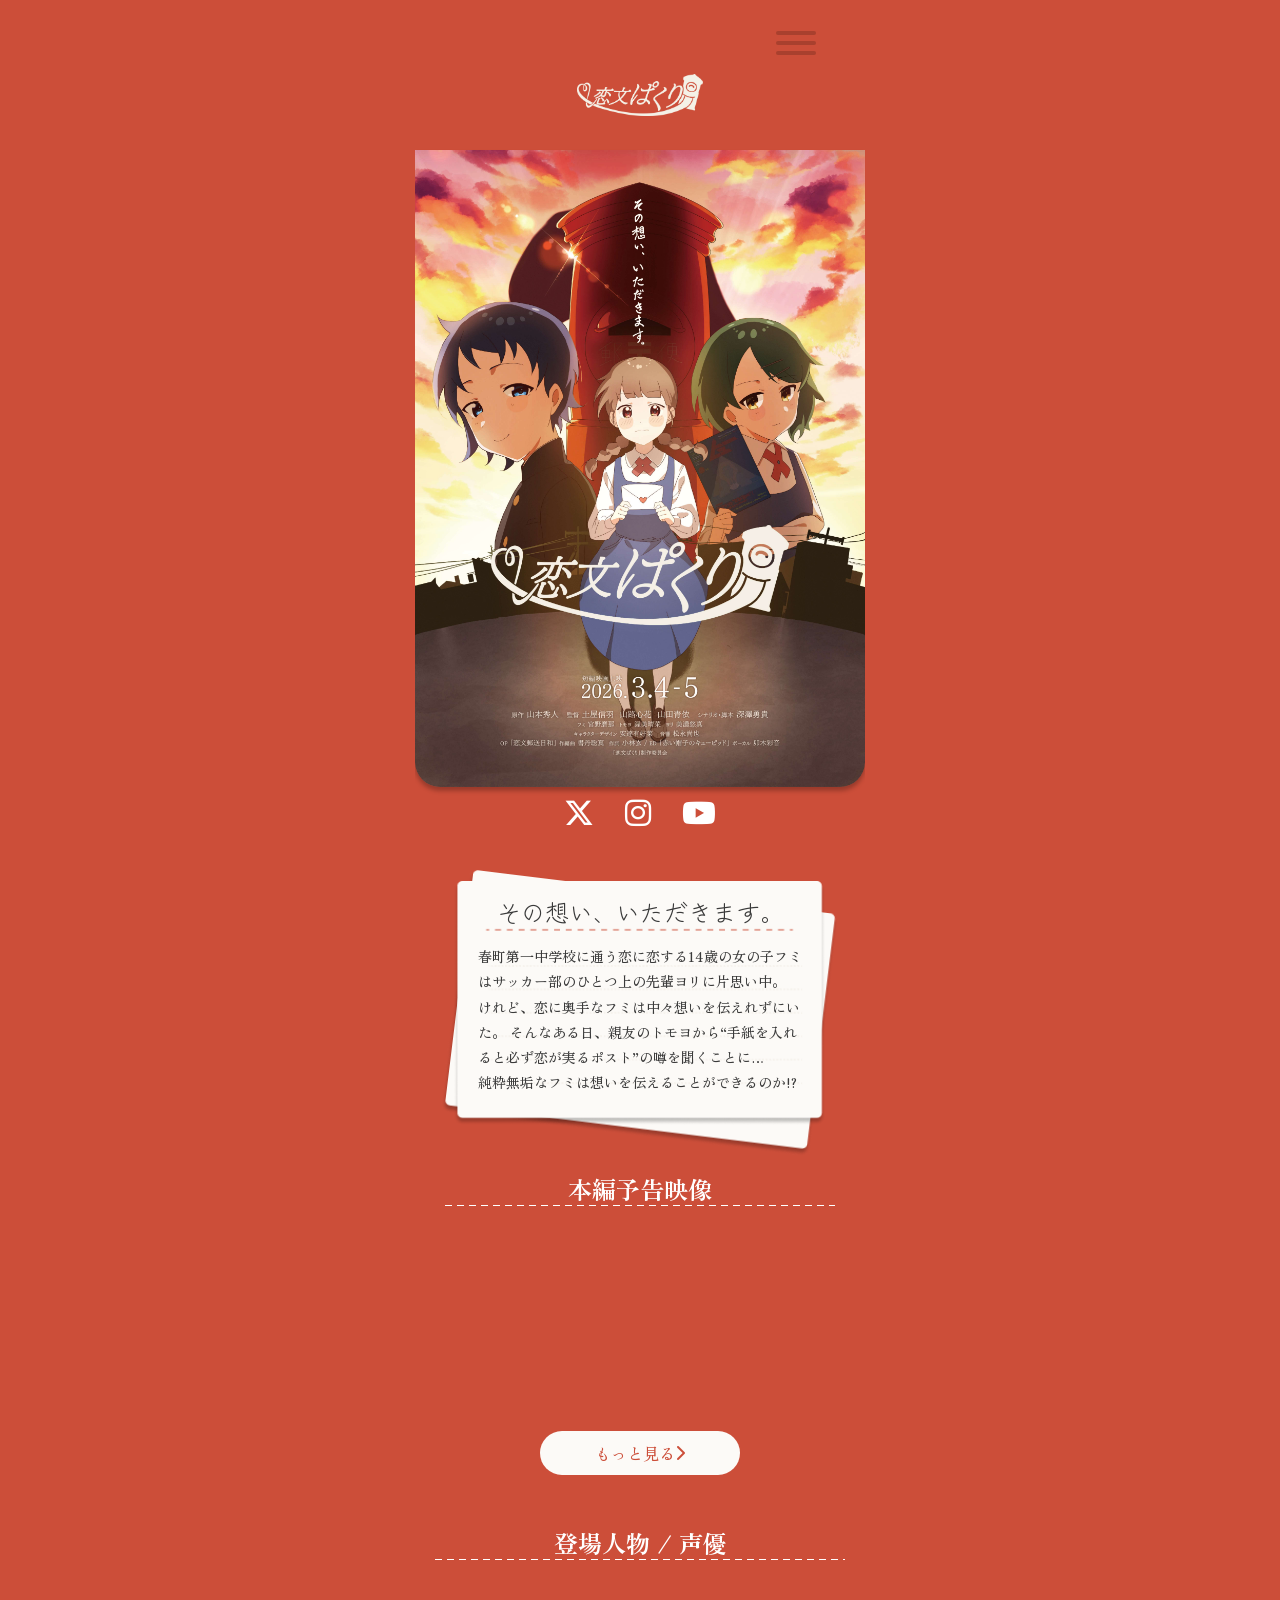
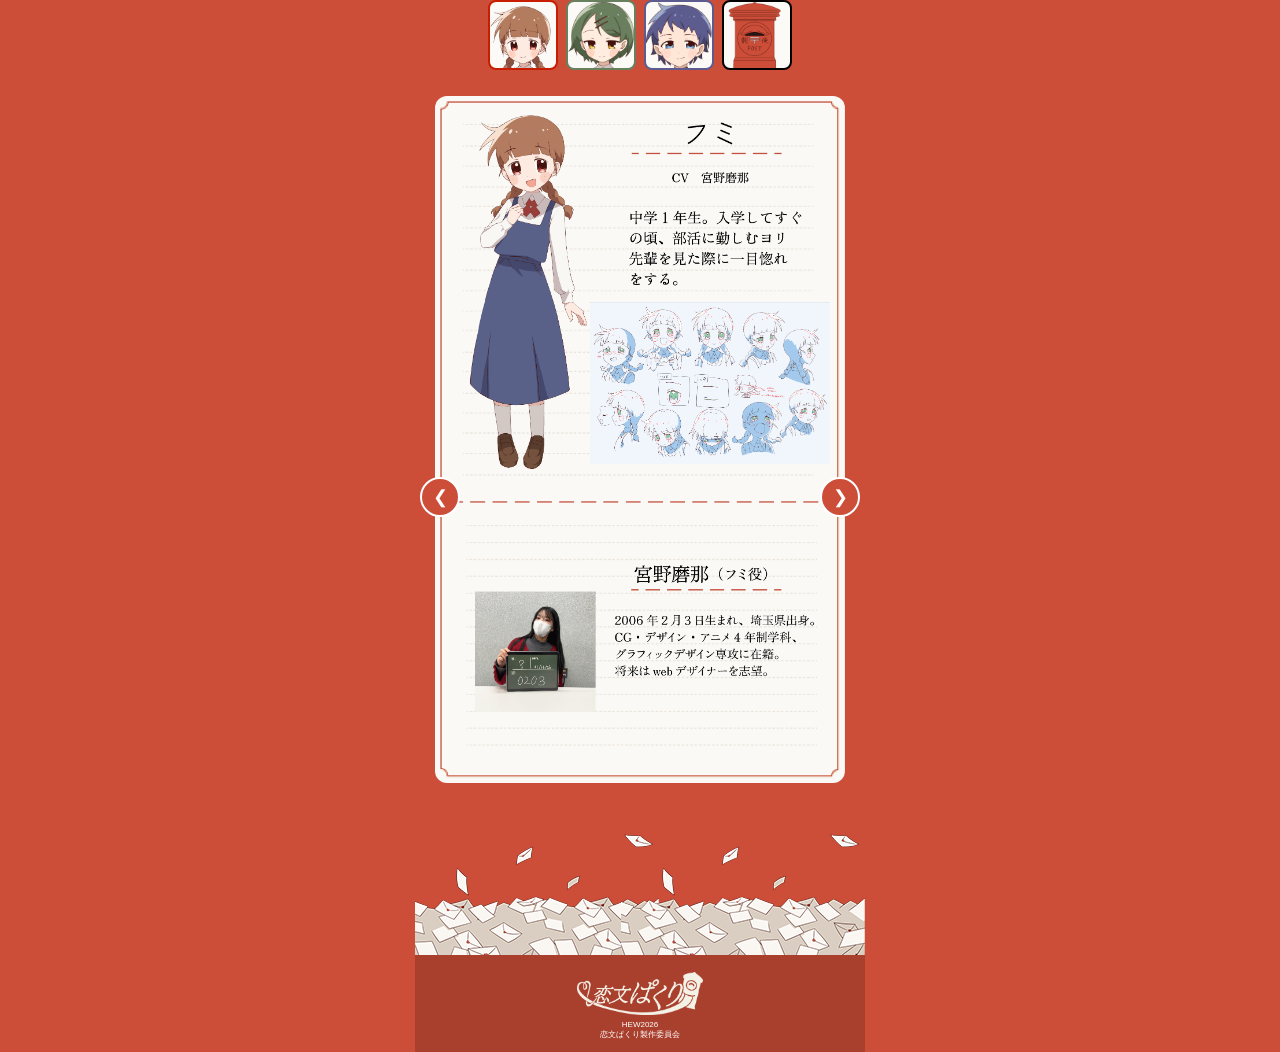
<file: index.html>
<!DOCTYPE html>
<html lang="ja">
<head>
    <meta charset="UTF-8" />
    <meta name="viewport" content="width=device-width, initial-scale=1.0"/>
    <title>恋文ぱくり</title>
    <link
      rel="stylesheet"
      href="https://cdnjs.cloudflare.com/ajax/libs/font-awesome/6.5.0/css/all.min.css"
    />
    <link rel="preconnect" href="https://fonts.googleapis.com">
    <link rel="preconnect" href="https://fonts.gstatic.com" crossorigin>
    <link href="https://fonts.googleapis.com/css2?family=Zen+Kurenaido&display=swap" rel="stylesheet">
    <link rel="preconnect" href="https://fonts.googleapis.com">
    <link rel="preconnect" href="https://fonts.gstatic.com" crossorigin>
    <link href="https://fonts.googleapis.com/css2?family=Zen+Old+Mincho:wght@400;500;600;700;900&display=swap" rel="stylesheet">
    <link rel="stylesheet" href="style.css" />
</head>

<body>
  <div class="menu-wrapper">
    <input type="checkbox" id="menu-toggle" hidden>
  
    <label class="menu-icon" for="menu-toggle">
        <span></span>
        <span></span>
        <span></span>
    </label>
  
    <div class="overlay"></div>
  
    <nav class="menu">
        <ul>
          <li><a href="index.html"><img src="image/rogo_white.png" alt="ロゴ" class="menu_png"></a></li>
          <li><a href="index.html">トップ</a></li>
          <li><a href="index2.html">インタビュー</a></li>
          <li><a href="index3.html">本編映像</a></li>
          <li><a href="index4.html">グッズ</a></li>
          <li><a href="index5.html">スタッフ</a></li>
        </ul>
    <section class="sns">
        <ul>
          <li><a href="https://x.com/koibumipakuri?s=20"><i class="fab fa-x-twitter"></i></a></li>
          <li><a href="https://www.instagram.com/koibumi_official/"><i class="fab fa-instagram"></i></a></li>
          <li><a href="https://www.youtube.com/@%E6%81%8B%E6%96%87%E3%81%B1%E3%81%8F%E3%82%8A"><i class="fab fa-youtube"></i></a></li>
        </ul>
    </section>
    </nav>
</div>

<header class="header">
  <img src="image/rogo_white.png" alt="ロゴ" class="header_png">
</header>

<section class="hero">
  <img src="image/posta_2.jpg" alt="キービジュアル">
</section>

<section class="sns">
  <ul>
    <li><a href="https://x.com/koibumipakuri?s=20"><i class="fab fa-x-twitter"></i></a></li>
    <li><a href="https://www.instagram.com/koibumi_official/"><i class="fab fa-instagram"></i></a></li>
    <li><a href="https://www.youtube.com/@%E6%81%8B%E6%96%87%E3%81%B1%E3%81%8F%E3%82%8A"><i class="fab fa-youtube"></i></a></li>
  </ul>
</section>

<section>
  <div class="letter-wrapper">
    <img src="image/mainletter.png" alt="" class="letter1">
    <img src="image/mainletter.png" alt="" class="letter2"> 
    <div class="letter-content">
      <h2>その想い、いただきます。</h2>
      <p>
            春町第一中学校に通う恋に恋する14歳の女の子フミ<br>
            はサッカー部のひとつ上の先輩ヨリに片思い中。<br>
            けれど、恋に奥手なフミは中々想いを伝えれずにい<br>
            た。 そんなある日、親友のトモヨから“手紙を入れ<br>
            ると必ず恋が実るポスト”の噂を聞くことに…<br>
            純粋無垢なフミは想いを伝えることができるのか!?<br>
      </p>
    </div>
  </div>
</section>

<section class="movie">
  <h2 class="movie_line">本編予告映像</h2>
  <div class="movie-thumb">
    <iframe width="560" height="315" src="https://www.youtube.com/embed/Zj8PoNLMmbU?si=BIbMGQD1xcWM7Qwo" title="YouTube video player" frameborder="0" allow="accelerometer; autoplay; clipboard-write; encrypted-media; gyroscope; picture-in-picture; web-share" referrerpolicy="strict-origin-when-cross-origin" allowfullscreen></iframe>
  </div>
  <a href="index3.html" class="more-btn">もっと見る <i class="fas fa-chevron-right"></i></a>
</section>

<section class="characters">
  <h2 class="characters_line">登場人物 / 声優</h2>

  <div class="thumbs">
    <img src="image/kao_fumi.png" class="fumi thumb-btn active" data-target="fumi">
    <img src="image/kao_tomo.png" class="tomoyo thumb-btn" data-target="tomo">
    <img src="image/kao_yori.png" class="yori thumb-btn" data-target="yori">
    <img src="image/kao_posuto.png" class="posuto thumb-btn" data-target="posuto">
  </div>

  <div class="chara-slider">
    <button class="arrow-btn arrow-left" id="arrowLeft">&#10094;</button>

    <div class="chara-card active" id="chara_fumi">
      <img src="image/main_fumi.png" alt="">
    </div>
    <div class="chara-card" id="chara_tomo">
      <img src="image/main_tomo.png" alt="">
    </div>
    <div class="chara-card" id="chara_yori">
      <img src="image/main_yori.png" alt="">
    </div>
    <div class="chara-card" id="chara_posuto">
      <img src="image/main_posuto.png" alt="">
    </div>

    <button class="arrow-btn arrow-right" id="arrowRight">&#10095;</button>
  </div>

</section>

  <div class="letter">
      <img src="image/letter.png" alt="キービジュアル" class="le1">
      <img src="image/letter.png" alt="キービジュアル" class="le2">
  </div>
    

<footer class="footer">
  <a href="#top"><img src="image/rogo_white.png" alt="ロゴ" class="footer_png"></a>
  <div class="footer_text">
    HEW2026<br>
    恋文ぱくり製作委員会
  </div>
</footer>

<script>
  const targets = ['fumi', 'tomo', 'yori', 'posuto'];
  let current = 0;

  function showChara(index) {
    current = (index + targets.length) % targets.length;

    document.querySelectorAll('.thumb-btn').forEach((b, i) => {
      b.classList.toggle('active', i === current);
    });
    document.querySelectorAll('.chara-card').forEach((c, i) => {
      c.classList.toggle('active', i === current);
    });
  }

  // アイコンクリック
  document.querySelectorAll('.thumb-btn').forEach((btn, i) => {
    btn.addEventListener('click', () => showChara(i));
  });

  // 矢印クリック
  document.getElementById('arrowLeft').addEventListener('click', () => showChara(current - 1));
  document.getElementById('arrowRight').addEventListener('click', () => showChara(current + 1));
</script>

</body>

</html>
</file>
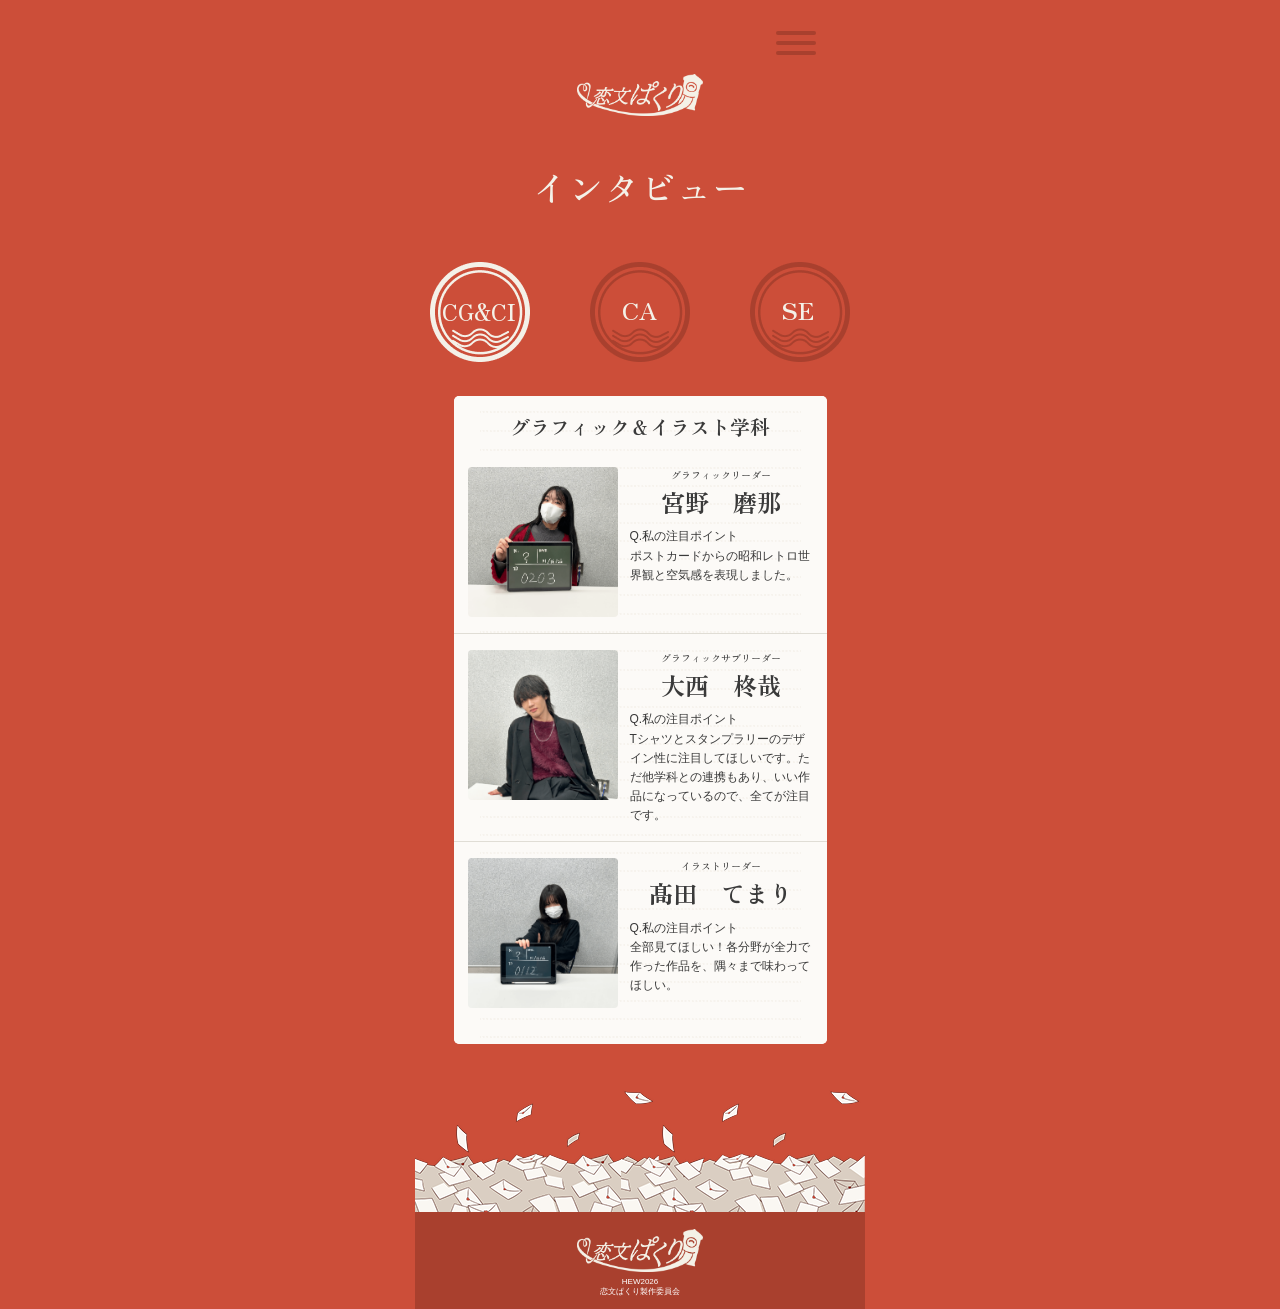
<file: index2.html>
<!DOCTYPE html>
<html lang="ja">
<head>
    <meta charset="UTF-8" />
    <meta name="viewport" content="width=device-width, initial-scale=1.0"/>
    <title>恋文ぱくり</title>
    <link
      rel="stylesheet"
      href="https://cdnjs.cloudflare.com/ajax/libs/font-awesome/6.5.0/css/all.min.css"
    />
    <link rel="preconnect" href="https://fonts.googleapis.com">
    <link rel="preconnect" href="https://fonts.gstatic.com" crossorigin>
    <link href="https://fonts.googleapis.com/css2?family=Zen+Old+Mincho:wght@400;500;600;700;900&display=swap" rel="stylesheet">
    <link rel="stylesheet" href="style2.css" />
</head>
<body>
    <header class="header">
        <img src="image/rogo_white.png" alt="ロゴ" class="header_png">
    </header>

    <div class="menu-wrapper">
      <input type="checkbox" id="menu-toggle" hidden>
    
      <label class="menu-icon" for="menu-toggle">
          <span></span>
          <span></span>
          <span></span>
      </label>
    
      <div class="overlay"></div>
    
      <nav class="menu">
          <ul>
            <li><a href="index.html"><img src="image/rogo_white.png" alt="ロゴ" class="menu_png"></a></li>
            <li><a href="index.html">トップ</a></li>
            <li><a href="index2.html">インタビュー</a></li>
            <li><a href="index3.html">本編映像</a></li>
            <li><a href="index4.html">グッズ</a></li>
            <li><a href="index5.html">スタッフ</a></li>
          </ul>
      <section class="sns">
          <ul>
            <li><a href="https://x.com/koibumipakuri?s=20"><i class="fab fa-x-twitter"></i></a></li>
            <li><a href="https://www.instagram.com/koibumi_official/"><i class="fab fa-instagram"></i></a></li>
            <li><a href="https://www.youtube.com/@%E6%81%8B%E6%96%87%E3%81%B1%E3%81%8F%E3%82%8A"><i class="fab fa-youtube"></i></a></li>
          </ul>
      </section>
      </nav>
    </div>

    <section class="hurimoji">
      <p class="hurimoji_text">インタビュー</p>
    </section>

    <section class="tagu">
        <div class="tagu1">
            <img src="image/Group.png" alt="タグ画像" >
            <p class="CG"><a href="index2.html">CG&CI</a></p>
        </div>

        <div class="tagu2">
            <img src="image/Group2.png" alt="タグ画像" >
            <p class="CA"><a href="index2_2.html">CA</a></p>
        </div>

        <div class="tagu3">
            <img src="image/Group2.png" alt="タグ画像" >
            <p class="SE"><a href="index2_3.html">SE</a></p>
        </div>
    </section>

    <section class="interview">
        <img src="image/back.png" alt="" class="back_img">
        <p>グラフィック＆イラスト学科</p>
        <div class="cgr">
            <img src="image/CG1.png" alt="" class="cgr_img">
            <div class="cgr_text">
                <h3>グラフィックリーダー</h3>
                <h1>宮野　磨那</h1>
                <h2>Q.私の注目ポイント<br>ポストカードからの昭和レトロ世界観と空気感を表現しました。</h2>
            </div>
        </div>

        <div class="cgsr">
            <img src="image/cg2.png" alt="" class="cgsr_img">
            <div class="cgsr_text">
                <h3>グラフィックサブリーダー</h3>
                <h1>大西　柊哉</h1>
                <h2>Q.私の注目ポイント<br>Tシャツとスタンプラリーのデザイン性に注目してほしいです。ただ他学科との連携もあり、いい作品になっているので、全てが注目です。</h2>
            </div>
        </div>

        <div class="cir">
            <img src="image/cg3.png" alt="" class="cir_img">
            <div class="cir_text">
                <h3>イラストリーダー</h3>
                <h1>髙田　てまり</h1>
                <h2>Q.私の注目ポイント<br>全部見てほしい！各分野が全力で作った作品を、隅々まで味わってほしい。</h2>
            </div>
        </div>
    </section>    

    <div class="letter">
        <img src="image/letter.png" alt="キービジュアル" class="le1">
        <img src="image/letter.png" alt="キービジュアル" class="le2">
    </div>
    
    <footer class="footer">
        <a href="#top"><img src="image/rogo_white.png" alt="ロゴ" class="footer_png"></a>
        <div class="footer_text">
            HEW2026<br>
            恋文ぱくり製作委員会
        </div>
    </footer>
</body>
</html>
</file>
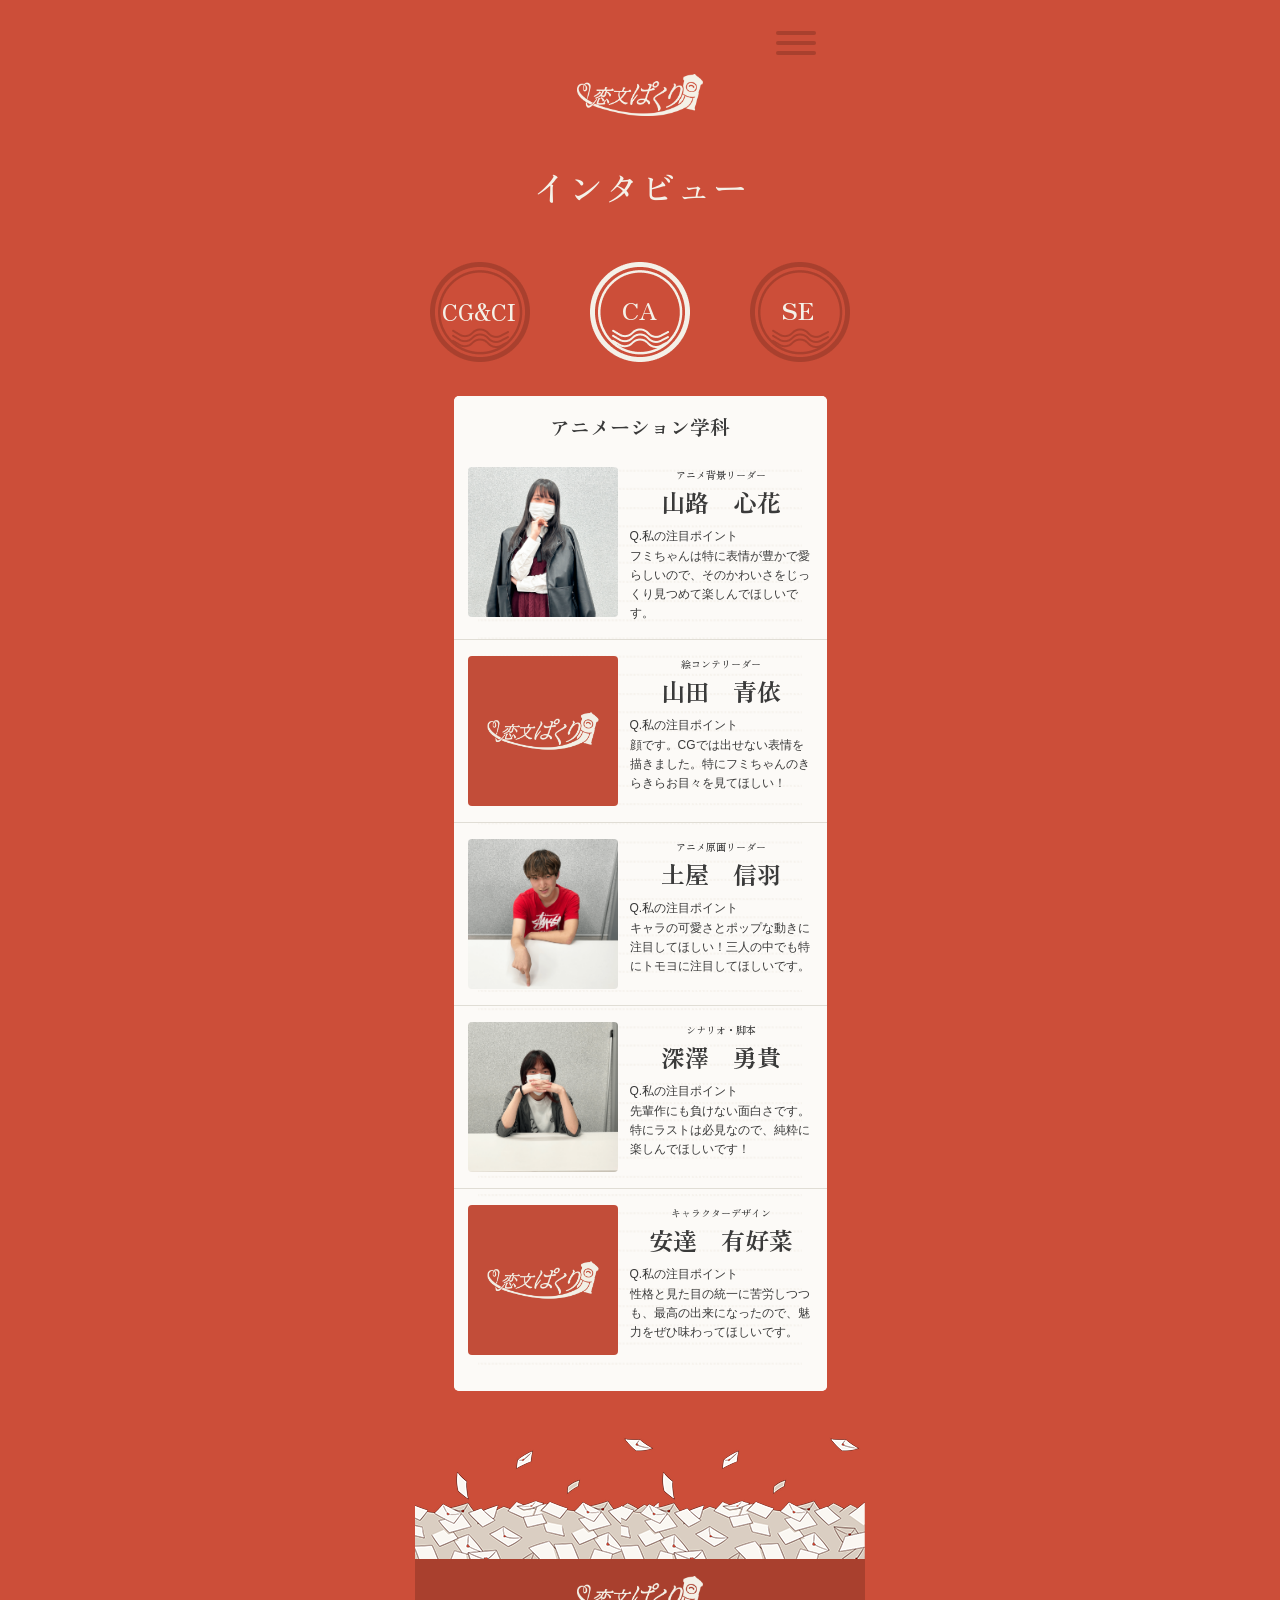
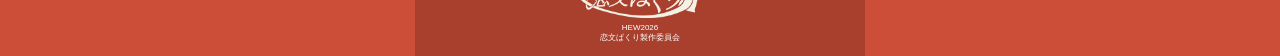
<file: index2_2.html>
<!DOCTYPE html>
<html lang="ja">
<head>
    <meta charset="UTF-8" />
    <meta name="viewport" content="width=device-width, initial-scale=1.0"/>
    <title>恋文ぱくり</title>
    <link
      rel="stylesheet"
      href="https://cdnjs.cloudflare.com/ajax/libs/font-awesome/6.5.0/css/all.min.css"
    />
    <link rel="preconnect" href="https://fonts.googleapis.com">
    <link rel="preconnect" href="https://fonts.gstatic.com" crossorigin>
    <link href="https://fonts.googleapis.com/css2?family=Zen+Old+Mincho:wght@400;500;600;700;900&display=swap" rel="stylesheet">
    <link rel="stylesheet" href="style2_2.css" />
</head>
<body>
    <header class="header">
        <img src="image/rogo_white.png" alt="ロゴ" class="header_png">
    </header>

    <div class="menu-wrapper">
      <input type="checkbox" id="menu-toggle" hidden>
    
      <label class="menu-icon" for="menu-toggle">
          <span></span>
          <span></span>
          <span></span>
      </label>
    
      <div class="overlay"></div>
    
      <nav class="menu">
          <ul>
            <li><a href="index.html"><img src="image/rogo_white.png" alt="ロゴ" class="menu_png"></a></li>
            <li><a href="index.html">トップ</a></li>
            <li><a href="index2.html">インタビュー</a></li>
            <li><a href="index3.html">本編映像</a></li>
            <li><a href="index4.html">グッズ</a></li>
            <li><a href="index5.html">スタッフ</a></li>
          </ul>
      <section class="sns">
          <ul>
            <li><a href="https://x.com/koibumipakuri?s=20"><i class="fab fa-x-twitter"></i></a></li>
            <li><a href="https://www.instagram.com/koibumi_official/"><i class="fab fa-instagram"></i></a></li>
            <li><a href="https://www.youtube.com/@%E6%81%8B%E6%96%87%E3%81%B1%E3%81%8F%E3%82%8A"><i class="fab fa-youtube"></i></a></li>
          </ul>
      </section>
      </nav>
    </div>

    <section class="hurimoji">
      <p class="hurimoji_text">インタビュー</p>
    </section>

    <section class="tagu">
        <div class="tagu1">
            <img src="image/Group2.png" alt="タグ画像" >
            <p class="CG"><a href="index2.html">CG&CI</a></p>
        </div>

        <div class="tagu2">
            <img src="image/Group.png" alt="タグ画像" >
            <p class="CA"><a href="index2_2.html">CA</a></p>
        </div>

        <div class="tagu3">
            <img src="image/Group2.png" alt="タグ画像" >
            <p class="SE"><a href="index2_3.html">SE</a></p>
        </div>
    </section>

    <section class="interview">
        <img src="image/back.png" alt="" class="back_img">
        <p>アニメーション学科</p>
        <div class="ar">
            <img src="image/ca1.png" alt="" class="ar_img">
            <div class="ar_text">
                <h3>アニメ背景リーダー</h3>
                <h1>山路　心花</h1>
                <h2>Q.私の注目ポイント<br>フミちゃんは特に表情が豊かで愛らしいので、そのかわいさをじっくり見つめて楽しんでほしいです。</h2>
            </div>
        </div>

        <div class="ec">
            <img src="image/sasikae.png" alt="" class="ec_img">
            <div class="ec_text">
                <h3>絵コンテリーダー</h3>
                <h1>山田　青依</h1>
                <h2>Q.私の注目ポイント<br>顔です。CGでは出せない表情を描きました。特にフミちゃんのきらきらお目々を見てほしい！</h2>
            </div>
        </div>

        <div class="agr">
            <img src="image/ca3.png" alt="" class="agr_img">
            <div class="agr_text">
                <h3>アニメ原画リーダー</h3>
                <h1>土屋　信羽</h1>
                <h2>Q.私の注目ポイント<br>キャラの可愛さとポップな動きに注目してほしい！三人の中でも特にトモヨに注目してほしいです。</h2>
            </div>
        </div>

        <div class="cn">
            <img src="image/ca4.png" alt="" class="cn_img">
            <div class="cn_text">
                <h3>シナリオ・脚本</h3>
                <h1>深澤　勇貴</h1>
                <h2>Q.私の注目ポイント<br>先輩作にも負けない面白さです。特にラストは必見なので、純粋に楽しんでほしいです！</h2>
            </div>
        </div>
        
        <div class="cd">
            <img src="image/sasikae.png" alt="" class="cd_img">
            <div class="cd_text">
                <h3>キャラクターデザイン</h3>
                <h1>安達　有好菜</h1>
                <h2>Q.私の注目ポイント<br>性格と見た目の統一に苦労しつつも、最高の出来になったので、魅力をぜひ味わってほしいです。</h2>
            </div>
        </div>
    </section>    

    <div class="letter">
        <img src="image/letter.png" alt="キービジュアル" class="le1">
        <img src="image/letter.png" alt="キービジュアル" class="le2">
    </div>
    
    <footer class="footer">
        <a href="#top"><img src="image/rogo_white.png" alt="ロゴ" class="footer_png"></a>
        <div class="footer_text">
            HEW2026<br>
            恋文ぱくり製作委員会
        </div>
    </footer>
</body>

</html>
</file>
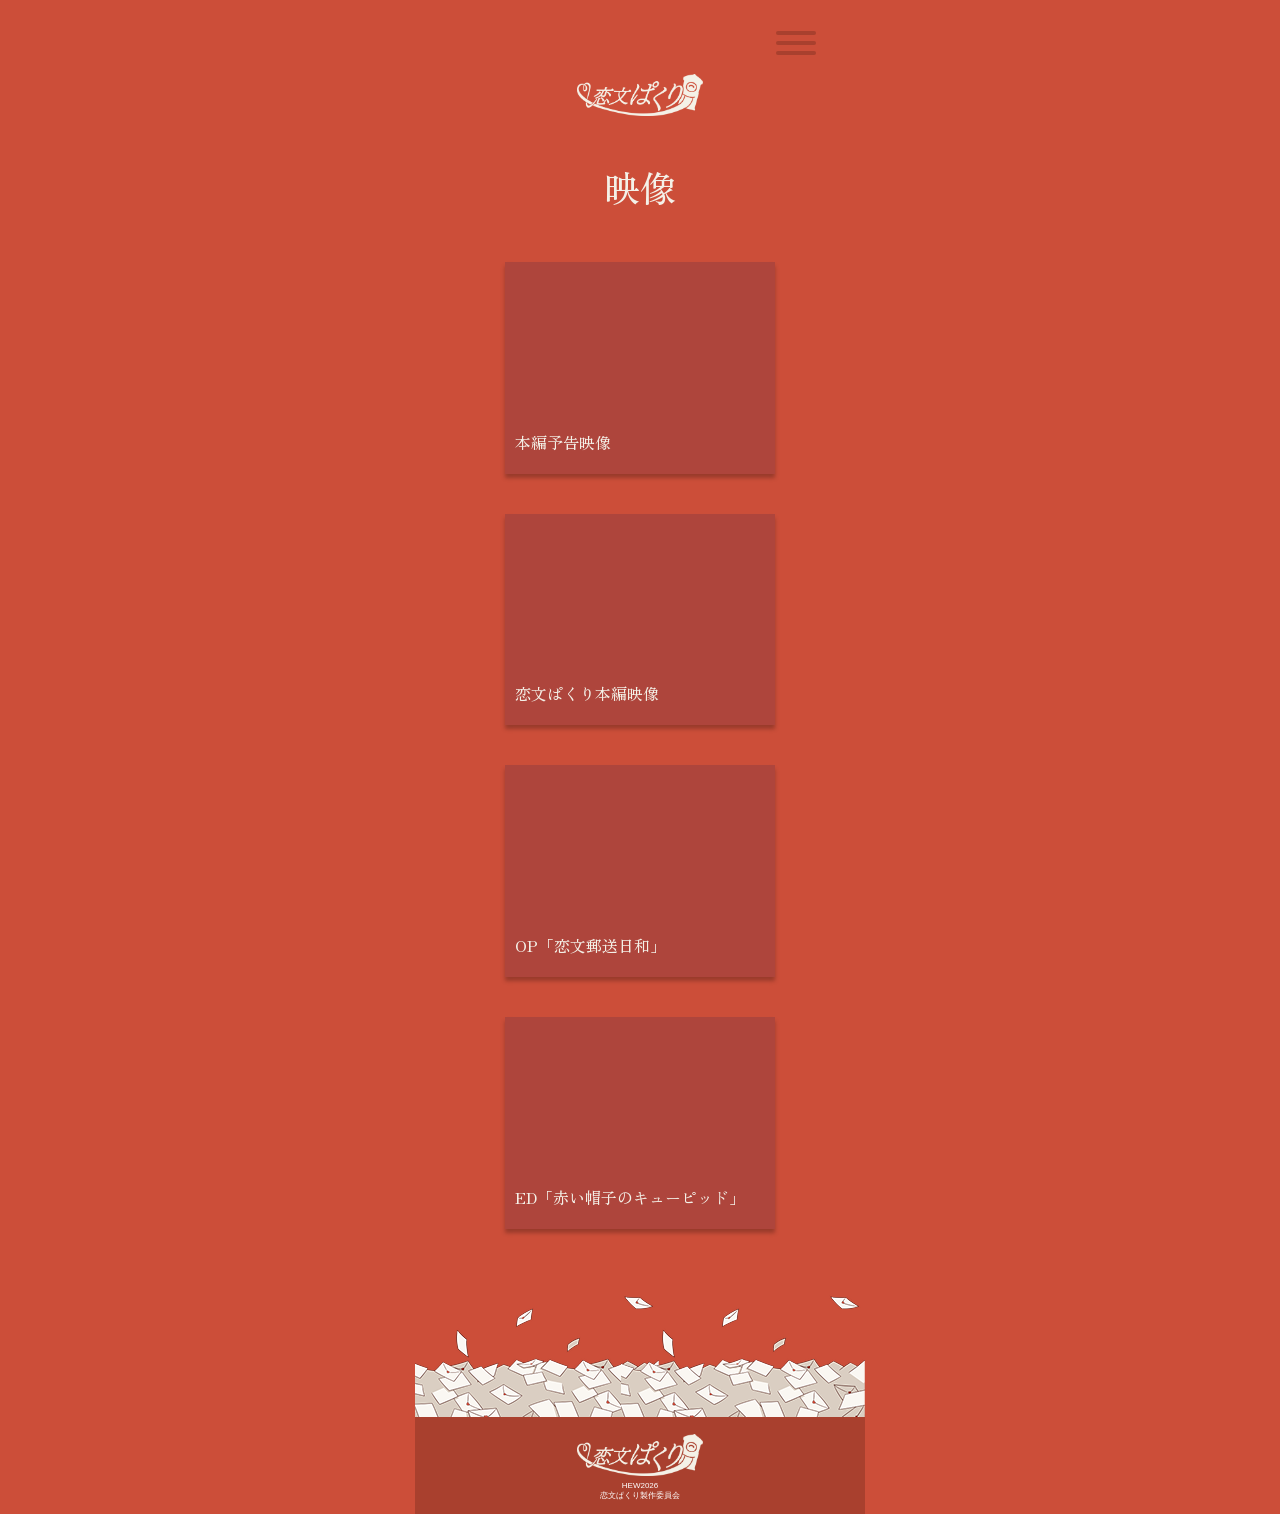
<file: index3.html>
<!DOCTYPE html>
<html lang="ja">
<head>
    <meta charset="UTF-8" />
    <meta name="viewport" content="width=device-width, initial-scale=1.0"/>
    <title>恋文ぱくり</title>
    <link
      rel="stylesheet"
      href="https://cdnjs.cloudflare.com/ajax/libs/font-awesome/6.5.0/css/all.min.css"
    />
    <link rel="preconnect" href="https://fonts.googleapis.com">
    <link rel="preconnect" href="https://fonts.gstatic.com" crossorigin>
    <link href="https://fonts.googleapis.com/css2?family=Zen+Old+Mincho:wght@400;500;600;700;900&display=swap" rel="stylesheet">
    <link rel="stylesheet" href="style3.css" />
</head>
<body>
    <header class="header">
        <img src="image/rogo_white.png" alt="ロゴ" class="header_png">
    </header>

    <div class="menu-wrapper">
      <input type="checkbox" id="menu-toggle" hidden>
    
      <label class="menu-icon" for="menu-toggle">
          <span></span>
          <span></span>
          <span></span>
      </label>
    
      <div class="overlay"></div>
    
      <nav class="menu">
          <ul>
            <li><a href="index.html"><img src="image/rogo_white.png" alt="ロゴ" class="menu_png"></a></li>
            <li><a href="index.html">トップ</a></li>
            <li><a href="index2.html">インタビュー</a></li>
            <li><a href="index3.html">本編映像</a></li>
            <li><a href="index4.html">グッズ</a></li>
            <li><a href="index5.html">スタッフ</a></li>
          </ul>
      <section class="sns">
          <ul>
            <li><a href="https://x.com/koibumipakuri?s=20"><i class="fab fa-x-twitter"></i></a></li>
            <li><a href="https://www.instagram.com/koibumi_official/"><i class="fab fa-instagram"></i></a></li>
            <li><a href="https://www.youtube.com/@%E6%81%8B%E6%96%87%E3%81%B1%E3%81%8F%E3%82%8A"><i class="fab fa-youtube"></i></a></li>
          </ul>
      </section>
      </nav>
    </div>

    <section class="hurimoji">
      <p class="hurimoji_text">映像</p>
    </section>

    <section class="main">
        <section class="main_pv">
            <div class="main_pv_i">
                <iframe width="560" height="315" src="https://www.youtube.com/embed/Zj8PoNLMmbU?si=BIbMGQD1xcWM7Qwo" title="YouTube video player" frameborder="0" allow="accelerometer; autoplay; clipboard-write; encrypted-media; gyroscope; picture-in-picture; web-share" referrerpolicy="strict-origin-when-cross-origin" allowfullscreen></iframe>
            </div>
            <h2 class="main_text">本編予告映像</h2>
        </section>

        <section class="main_pv">
            <div class="main_pv_i">
                <iframe width="560" height="315" src="https://www.youtube.com/embed/V6kFo0Iq07U?si=6Rna6kxJmsQ8LZWU" title="YouTube video player" frameborder="0" allow="accelerometer; autoplay; clipboard-write; encrypted-media; gyroscope; picture-in-picture; web-share" referrerpolicy="strict-origin-when-cross-origin" allowfullscreen></iframe>            </div>
            <h2 class="main_text">恋文ぱくり本編映像</h2>
        </section>

        <section class="main_pv">
            <div class="main_pv_i">
                <iframe width="560" height="315" src="https://www.youtube.com/embed/wnnjFlwsPcs?si=_Cbg7hZMt1ml-EO4" title="YouTube video player" frameborder="0" allow="accelerometer; autoplay; clipboard-write; encrypted-media; gyroscope; picture-in-picture; web-share" referrerpolicy="strict-origin-when-cross-origin" allowfullscreen></iframe>            
            </div>
            <h2 class="main_text">OP「恋文郵送日和」</h2>
        </section>

        <section class="main_pv">
            <div class="main_pv_i">
                <iframe width="560" height="315" src="https://www.youtube.com/embed/E6uxGvKkPKg?si=EtfNSqORdqwQLuuN" title="YouTube video player" frameborder="0" allow="accelerometer; autoplay; clipboard-write; encrypted-media; gyroscope; picture-in-picture; web-share" referrerpolicy="strict-origin-when-cross-origin" allowfullscreen></iframe>            
            </div>
            <h2 class="main_text">ED「赤い帽子のキューピッド」</h2>
        </section>
    </section>
    
    <div class="letter">
        <img src="image/letter.png" alt="キービジュアル" class="le1">
        <img src="image/letter.png" alt="キービジュアル" class="le2">
    </div>
    
    <footer class="footer">
        <a href="#top"><img src="image/rogo_white.png" alt="ロゴ" class="footer_png"></a>
        <div class="footer_text">
            HEW2026<br>
            恋文ぱくり製作委員会
        </div>
    </footer>
</body>

</html>
</file>
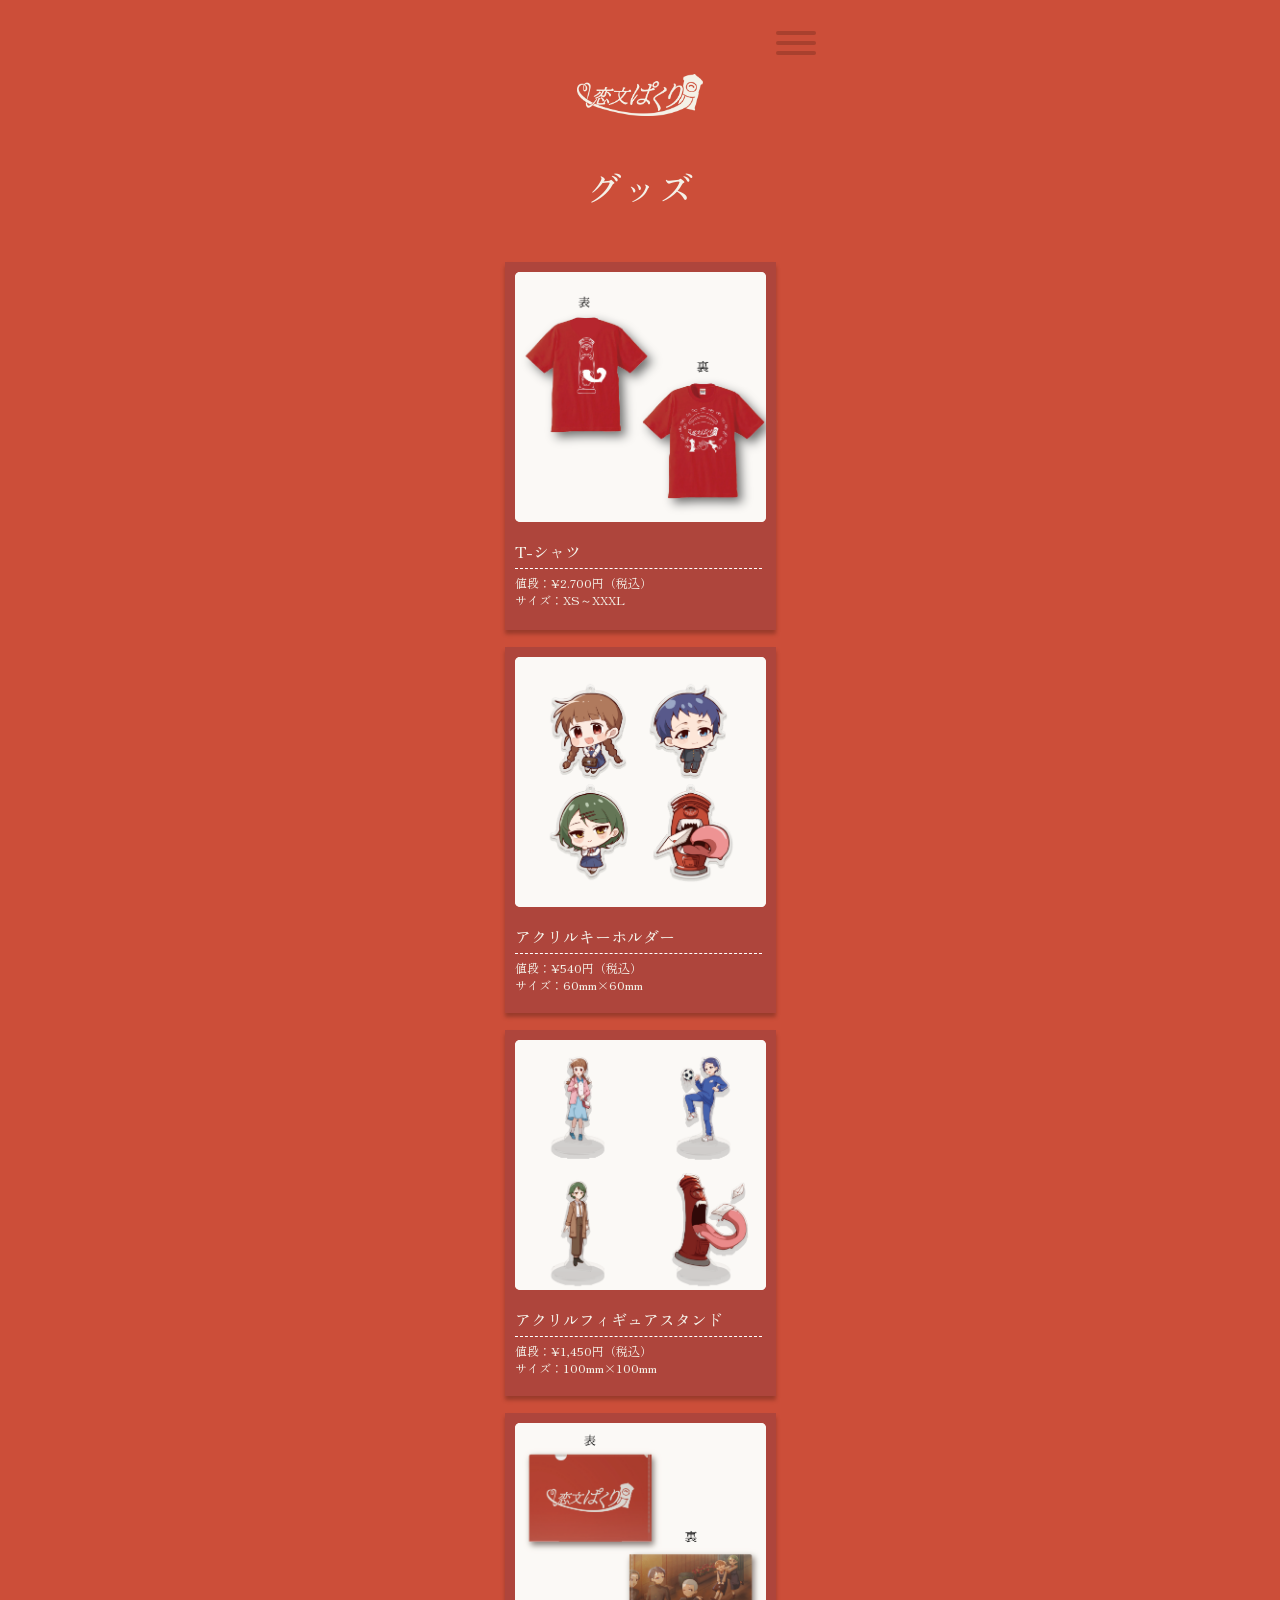
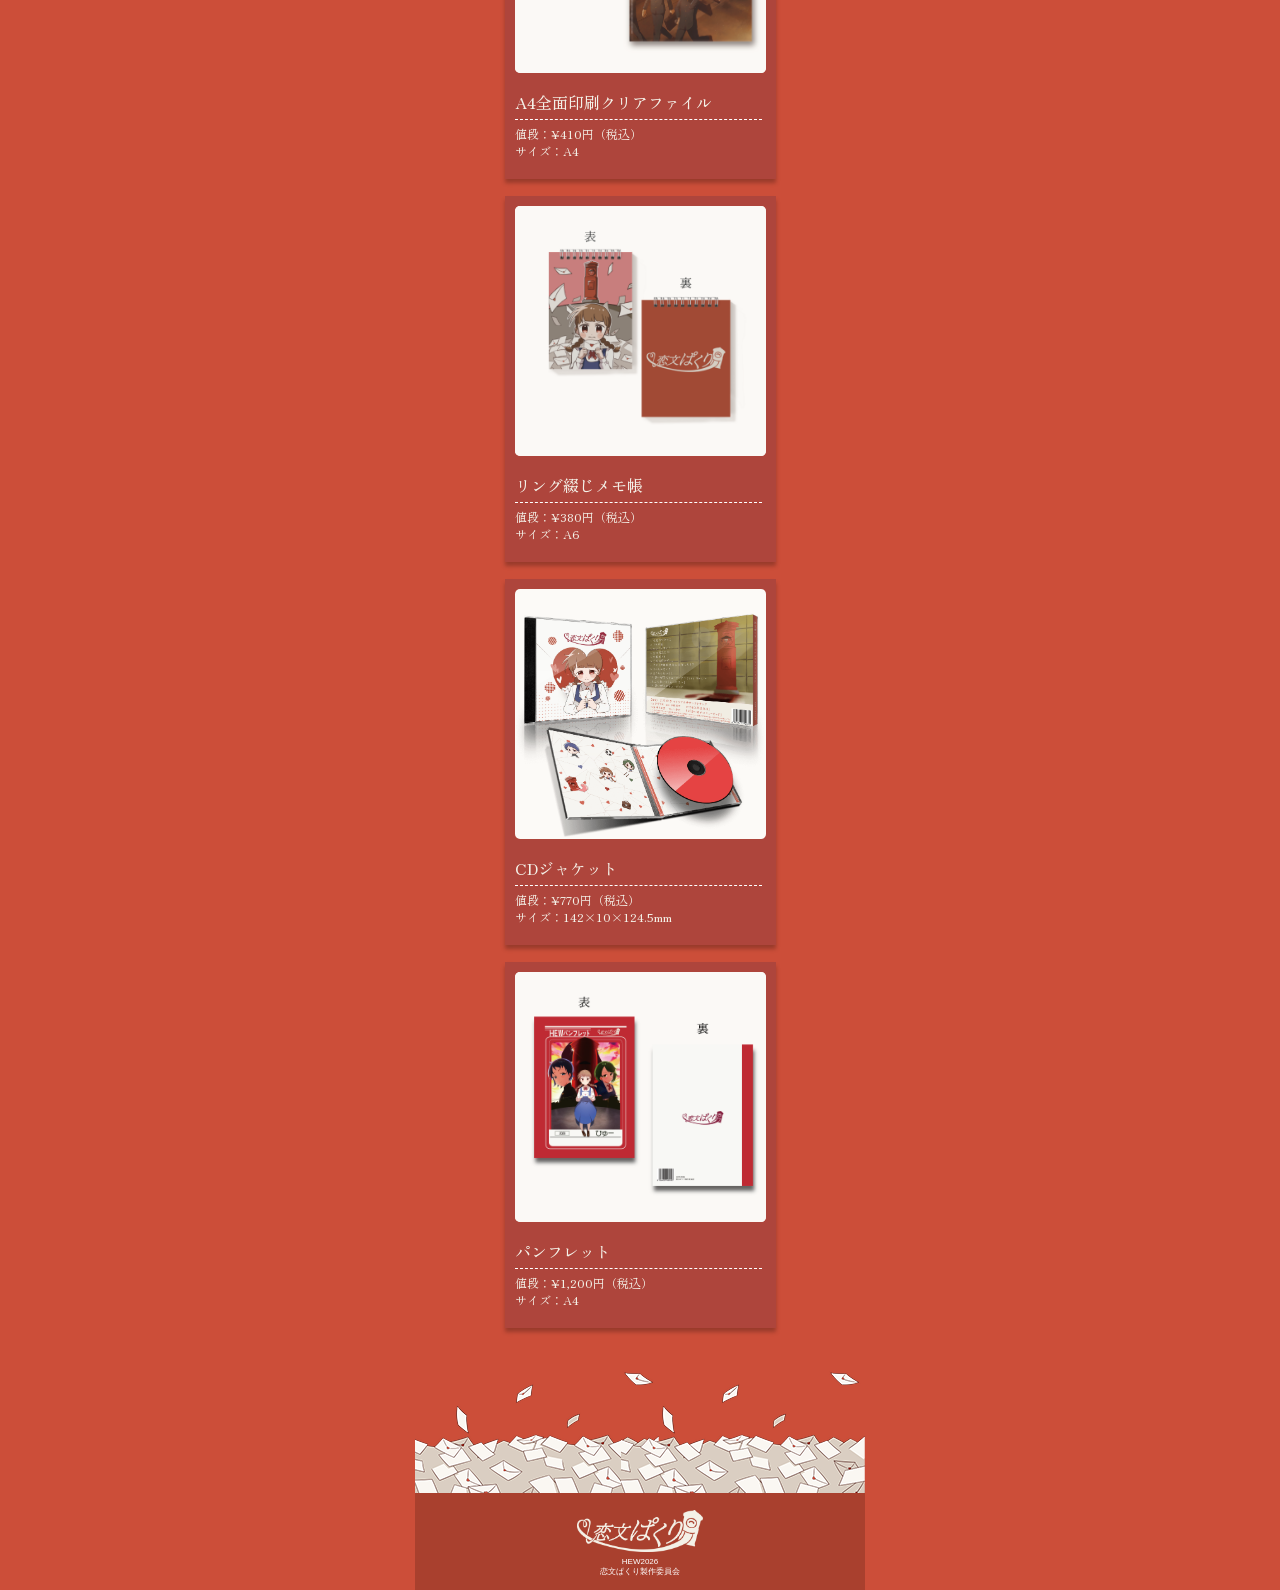
<file: index4.html>
<!DOCTYPE html>
<html lang="ja">
<head>
    <meta charset="UTF-8" />
    <meta name="viewport" content="width=device-width, initial-scale=1.0"/>
    <title>恋文ぱくり</title>
    <link
      rel="stylesheet"
      href="https://cdnjs.cloudflare.com/ajax/libs/font-awesome/6.5.0/css/all.min.css"
    />
    <link rel="preconnect" href="https://fonts.googleapis.com">
    <link rel="preconnect" href="https://fonts.gstatic.com" crossorigin>
    <link href="https://fonts.googleapis.com/css2?family=Zen+Old+Mincho:wght@400;500;600;700;900&display=swap" rel="stylesheet">
    <link rel="stylesheet" href="style4.css" />
</head>
<body>
    <header class="header">
        <img src="image/rogo_white.png" alt="ロゴ" class="header_png">
    </header>

    <div class="menu-wrapper">
        <input type="checkbox" id="menu-toggle" hidden>
    
        <label class="menu-icon" for="menu-toggle">
            <span></span>
            <span></span>
            <span></span>
        </label>
    
        <div class="overlay"></div>
    
        <nav class="menu">
            <ul>
                <li><a href="index.html"><img src="image/rogo_white.png" alt="ロゴ" class="menu_png"></a></li>
                <li><a href="index.html">トップ</a></li>
                <li><a href="index2.html">インタビュー</a></li>
                <li><a href="index3.html">本編映像</a></li>
                <li><a href="index4.html">グッズ</a></li>
                <li><a href="index5.html">スタッフ</a></li>
            </ul>
        <section class="sns">
            <ul>
                <li><a href="https://x.com/koibumipakuri?s=20"><i class="fab fa-x-twitter"></i></a></li>
                <li><a href="https://www.instagram.com/koibumi_official/"><i class="fab fa-instagram"></i></a></li>
                <li><a href="https://www.youtube.com/@%E6%81%8B%E6%96%87%E3%81%B1%E3%81%8F%E3%82%8A"><i class="fab fa-youtube"></i></a></li>
            </ul>
        </section>
        </nav>
    </div>


    <section class="hurimoji">
        <p class="hurimoji_text">グッズ</p>
    </section>

    <section class="goods">
        <section class="goods_item_t">
            <img src="image/goods1.png" alt="" class="t">
            <div>
                <p class="main_text">T-シャツ</p>
            <div class="line"></div>
                <p class="sub_text">
                    値段：¥2.700円（税込）<br>
                    サイズ：XS～XXXL<br>
                </p>
            </div>
        </section>

        <section class="goods_item_key">
            <img src="image/goods2.png" alt="" class="key">
            <div>
                <p class="main_text">アクリルキーホルダー</p>
                <div class="line"></div>
                <p class="sub_text">
                    値段：¥540円（税込）<br>
                    サイズ：60mm×60mm<br>
                </p>
            </div>
        </section>

        <section class="goods_item_stand">
            <img src="image/goods3.png" alt="" class="stand">
            <div>
                <p class="main_text">アクリルフィギュアスタンド</p>
                <div class="line"></div>
                <p class="sub_text">
                    値段：¥1,450円（税込）<br>
                    サイズ：100mm×100mm<br>
                </p>
            </div>
        </section>

        <section class="goods_item_fail">
            <img src="image/goods4.png" alt="" class="fail">
            <div>
                <p class="main_text">A4全面印刷クリアファイル</p>
                <div class="line"></div>
                <p class="sub_text">
                    値段：¥410円（税込）<br>
                    サイズ：A4<br>
                </p>
            </div>
        </section>

        <section class="goods_item_memo">
            <img src="image/goods5.png" alt="" class="memo">
            <div>
                <p class="main_text">リング綴じメモ帳</p>
                <div class="line"></div>
                <p class="sub_text">
                    値段：¥380円（税込）<br>
                    サイズ：A6<br>
                </p>
            </div>
        </section>    
        
        <section class="goods_item_CD">
            <img src="image/goods6.png" alt="" class="CD">
            <div>
                <p class="main_text">CDジャケット</p>
                <div class="line"></div>
                <p class="sub_text">
                    値段：¥770円（税込）<br>
                    サイズ：142×10×124.5mm<br>
                </p>
            </div>
        </section>

        <section class="goods_item_panf">
            <img src="image/goods7.png" alt="" class="panf">
            <div>
                <p class="main_text">パンフレット</p>
                <div class="line"></div>
                <p class="sub_text">
                    値段：¥1,200円（税込）<br>
                    サイズ：A4<br>
                </p>
            </div>
        </section>
    </section>
    
    <div class="letter">
        <img src="image/letter.png" alt="キービジュアル" class="le1">
        <img src="image/letter.png" alt="キービジュアル" class="le2">
    </div>
    

    <footer class="footer">
        <a href="#top"><img src="image/rogo_white.png" alt="ロゴ" class="footer_png"></a>
        <div class="footer_text">
            HEW2026<br>
            恋文ぱくり製作委員会
        </div>
    </footer>
</body>
</html>
</file>
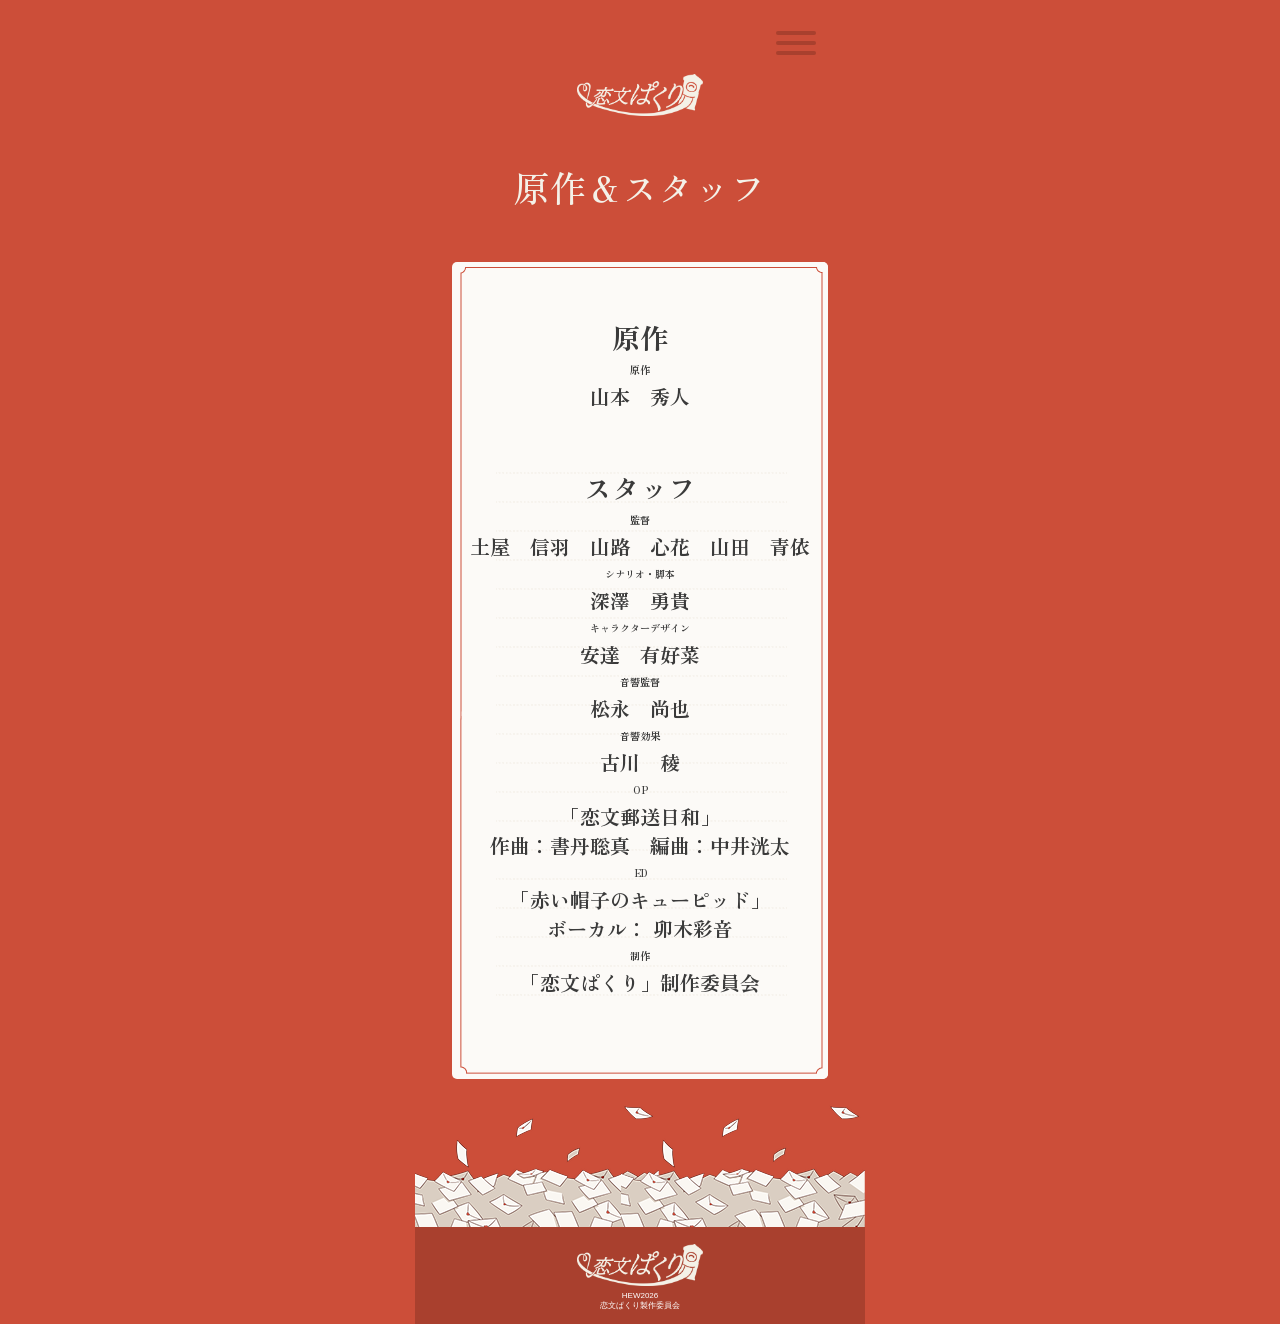
<file: index5.html>
<!DOCTYPE html>
<html lang="ja">
<head>
    <meta charset="UTF-8" />
    <meta name="viewport" content="width=device-width, initial-scale=1.0"/>
    <title>恋文ぱくり</title>
    <link
      rel="stylesheet"
      href="https://cdnjs.cloudflare.com/ajax/libs/font-awesome/6.5.0/css/all.min.css"
    />
    <link rel="preconnect" href="https://fonts.googleapis.com">
    <link rel="preconnect" href="https://fonts.gstatic.com" crossorigin>
    <link href="https://fonts.googleapis.com/css2?family=Zen+Old+Mincho:wght@400;500;600;700;900&display=swap" rel="stylesheet">
    <link rel="stylesheet" href="style5.css" />
</head>
<body>
    <header class="header">
        <img src="image/rogo_white.png" alt="ロゴ" class="header_png">
    </header>

    <div class="menu-wrapper">
      <input type="checkbox" id="menu-toggle" hidden>
    
      <label class="menu-icon" for="menu-toggle">
          <span></span>
          <span></span>
          <span></span>
      </label>
    
      <div class="overlay"></div>
    
      <nav class="menu">
          <ul>
            <li><a href="index.html"><img src="image/rogo_white.png" alt="ロゴ" class="menu_png"></a></li>
            <li><a href="index.html">トップ</a></li>
            <li><a href="index2.html">インタビュー</a></li>
            <li><a href="index3.html">本編映像</a></li>
            <li><a href="index4.html">グッズ</a></li>
            <li><a href="index5.html">スタッフ</a></li>
          </ul>
      <section class="sns">
          <ul>
            <li><a href="https://x.com/koibumipakuri?s=20"><i class="fab fa-x-twitter"></i></a></li>
            <li><a href="https://www.instagram.com/koibumi_official/"><i class="fab fa-instagram"></i></a></li>
            <li><a href="https://www.youtube.com/@%E6%81%8B%E6%96%87%E3%81%B1%E3%81%8F%E3%82%8A"><i class="fab fa-youtube"></i></a></li>
          </ul>
      </section>
      </nav>
    </div>

    <section class="hurimoji">
      <p class="hurimoji_text">原作＆スタッフ</p>
    </section>

    <section class="section">
        <img src="image/back2.png" alt="セクション画像">
        <div class="mein">
            <h1 class="h1">原作</h1>
            <h3 class="h3">原作</h3>
            <h2 class="h2">山本　秀人</h2>
        </div>

        <div class="staff">
            <h1 class="h1">スタッフ</h1>
            <h3 class="h3">監督</h3>
            <h2 class="h2">土屋　信羽　山路　心花　山田　青依</h2>
            <h3 class="h3">シナリオ・脚本</h3>
            <h2 class="h2">深澤　勇貴</h2>
            <h3 class="h3">キャラクターデザイン</h3>
            <h2 class="h2">安達　有好菜</h2> 
            <h3 class="h3">音響監督</h3>
            <h2 class="h2">松永　尚也</h2>  
            <h3 class="h3">音響効果</h3>
            <h2 class="h2">古川　稜</h2>
            <h3 class="h3">OP</h3>
            <h2 class="h2">「恋文郵送日和」<br>作曲：書丹聡真　編曲：中井洸太</h2>
            <h3 class="h3">ED</h3>
            <h2 class="h2">「赤い帽子のキューピッド」<br>ボーカル： 卯木彩音</h2>
            <h3 class="h3">制作</h3>
            <h2 class="h2">「恋文ぱくり」制作委員会</h2>
        </div>
    </section>

    <div class="letter">
        <img src="image/letter.png" alt="キービジュアル" class="le1">
        <img src="image/letter.png" alt="キービジュアル" class="le2">
    </div>
    

    <footer class="footer">
        <a href="#top"><img src="image/rogo_white.png" alt="ロゴ" class="footer_png"></a>
        <div class="footer_text">
            HEW2026<br>
            恋文ぱくり製作委員会
        </div>
    </footer>    
</body>
</html>
</file>
<file: style.css>
* {
  box-sizing: border-box;
  margin: 0;
  padding: 0;
  font-family: "Hiragino Kaku Gothic ProN", sans-serif;
}

html {
  scroll-behavior: smooth;
  overscroll-behavior: none;
  background-color: #CC4E39;
  overflow-x: hidden;
}

body {
  display: flex;           
  flex-direction: column;  
  min-height: 100vh;
  background: #CC4E39;
  color: #fff;
  max-width: 450px;
  width: 100%;
  margin: 0 auto;
  overflow-x: hidden;
}


a {
  text-decoration: none;
  color: inherit;
  font-family: inherit;
}

.menu-wrapper {
  position: relative;
}

.menu-icon {
  width: 40px;
  height: 30px;
  position: fixed; 
  top: 25px;
  right: max(20px, calc(50vw - 176px));
  cursor: pointer;
  z-index: 3;
  display: inline-block;
}

.menu-icon span {
  display: block;
  height: 4px;
  margin: 6px 0;
  background: #A9402E;
  border-radius: 2px;
  transition: 0.4s;
}


#menu-toggle:checked + .menu-icon span:nth-child(1) {
  transform: translateY(10px) rotate(45deg);
}
#menu-toggle:checked + .menu-icon span:nth-child(2) {
  opacity: 0;
}
#menu-toggle:checked + .menu-icon span:nth-child(3) {
  transform: translateY(-10px) rotate(-45deg);
}


.overlay {
  position: fixed;
  inset: 0;      
  background: #CC4E39;
  opacity: 0;
  pointer-events: none;
  transition: 0.4s;
  z-index: 1;
}

#menu-toggle:checked ~ .overlay {
  opacity: 1;
  pointer-events: auto;
}


.menu {
  position: fixed;
  top: -100%;
  left: 0;              
  right: 0;             
  width: 100%;         
  max-width: 450px;
  left: 50%;
  transform: translateX(-50%);
  margin: 0 auto;       
  height: 100vh;
  background: #CC4E39;
  box-shadow: 2px 0 8px rgba(0,0,0,0.2);
  transition: top 0.4s ease;
  z-index: 2;
  visibility: hidden;
}

.menu_png {
    width: 125.45px;
    height: 42.141px; 
    text-align: center;
}

#menu-toggle:checked ~ .menu {
  top: 0; 
  visibility: visible;
}

.menu ul {
    list-style: none;
    padding: 60px 0;
}

.menu li {
    text-align: center;
    margin: 20px 0;
}

.menu a {
  text-decoration: none;
  color: #F4F1E8;
  font-family: "Zen Old Mincho";
  font-size: 24px;
  font-style: normal;
  font-weight: 700;
  line-height: normal;
  transition: color 0.3s;
}

/*.menu a:hover {
  color: #007bff;
}*/

.header {
  display: flex;
  justify-content: space-between;
  padding: 14px 18px;
  background: #CC4E39;
  font-size: 18px;
}

.header_png {
    width: 125.45px;
    height: 42.14px;
    display: block;
    margin: 60px auto 20px;
}

.hero img {
  width: 100%;
  display: block;
  margin: 0 0 10px;
  border-radius: 0 0 25px 25px;
  box-shadow: 0 4px 4px 0 rgba(0, 0, 0, 0.25);
}

.sns ul {
    display: flex;
    justify-content: center;
    font-size: 30px;
    gap: 31px;
    list-style: none;
    background-color:#CC4E39;
}

.letter-wrapper {
  position: relative;
  width: 355px;
  height: 320px;
  margin: 60px auto;
}

.letter1 {
  position: absolute;
  width: 373px;
  top: 0;
  left: 50%;
  transform: translateX(-50%) rotate(6.956deg);
}

.letter2 {
  position: absolute;
  width: 373px;
  top: -10px;
  left: 50%;
  transform: translateX(-50%);
}

.letter-content {
  position: absolute;
  top: -7px;
  left: 50%;
  transform: translateX(-50%);
  width: 355px;
  z-index: 1;
  color: #000;
  text-align: center;
  padding: 10px 15px;
}

.letter-content h2 {
  font-size: 24px;
  margin-bottom: 15px;
  text-align: center;
  color: #3A3A3A;
  font-family: "Zen Kurenaido";
  font-style: normal;
  font-weight: 400;
  line-height: nowrap;
}

.letter-content p {
  font-size: 14px;
  line-height: 1.8;
  text-align: left;
  color: #3A3A3A;
  font-family: "Zen Old Mincho";
  font-style: normal;
  font-weight: 500;
}

.movie {
  padding: 0px 30px 40px;
  text-align: center;
  margin-top: -100px;
}

.movie_line {
  background-image : linear-gradient(to right, #fff 7px, transparent 7px);
  background-size: 12px 1px;
  background-repeat: repeat-x; 
  background-position: left bottom;
  text-align: center;
  font-family: "Zen Old Mincho";
  font-size: 24px;
  font-style: normal;
  font-weight: 700;
  line-height: normal;
}

.movie-thumb {
  margin-top: 10px;
  width: 100%;
  height: 200px;
  overflow: hidden;
  border-radius: 6px;
}

.movie-thumb iframe {
  width: 100%;
  height: 100%;
  border-radius: 6px;
}

.more-btn {
  display: flex;
  justify-content: center;
  align-items: center;
  margin: 15px auto 0;
  width: 200px;
  padding: 10px 20px;
  background: #FCFAF7;
  color: #CC4E39;
  font-family: "Zen Old Mincho";
  font-size: 16px;
  font-style: normal;
  font-weight: 500;
  border-radius: 50px;
  gap: 0px;
}

.characters {
  padding: 10px 20px 0;
  text-align: left;
}

.characters_line {
  background-image : linear-gradient(to right, #fff 7px, transparent 7px);
  background-size: 12px 1px;
  background-repeat: repeat-x; 
  text-align: center;
  background-position: left bottom;
  font-family: "Zen Old Mincho";
  font-size: 24px;
  font-style: normal;
  font-weight: 700;
  line-height: normal;
}

.chara-slider {
  position: relative;
}

.arrow-btn {
  position: absolute;
  top: 58%;
  transform: translateY(-50%);
  width: 40px;
  height: 40px;
  border-radius: 50%;
  background: #CC4E39;
  color: #fff;
  border: 2px solid #fff;
  font-size: 18px;
  cursor: pointer;
  z-index: 1;
  display: flex;
  align-items: center;
  justify-content: center;
}

.arrow-left {
  left: -15px;
}

.arrow-right {
  right: -15px;
}

.thumbs {
  padding: 40px 0 10px;
  display: flex;
  justify-content: center;
  gap: 8px;
  margin-bottom: 16px;
}

.thumbs img {
  width: 70px; 
  height: 70px;
  border-radius: 8px;
  object-fit: cover;
  object-position: center top;
  background-color: #FCFAF7;
}

.fumi {
  border: 2px solid #C81D00;
}

.fumi:hover {
  transform: scale(1.1);
  transition: transform 0.3s ease;
}

.tomoyo {
  border: 2px solid #69805F;
}

.tomoyo:hover {
  transform: scale(1.1);
  transition: transform 0.3s ease;  
}

.yori {
  border: 2px solid #5E5B8F;
}

.yori:hover {
  transform: scale(1.1);
  transition: transform 0.3s ease;  
}

.posuto {
  border: 2px solid #000;
}

.posuto:hover {
  transform: scale(1.1);
  transition: transform 0.3s ease;  
}

.chara-card {
  display: none;
  margin: 0 0 20px;
}
.chara-card.active {
  display: block;
}
.chara-card img {
  width: 100%;
  border-radius: 12px;
}

.letter {
  position: relative;
  height: 145px;
}

.le1 {
  position: absolute;
  left: 0px;
  top: 20px;
}

.le2 {
  position: absolute;
  right: 0px;
  top: 20px;
}

.footer {
  text-align: center;
  padding: 20px 0;  font-size: 14px;
  width: 100%;
  max-width: 450px;
  height: 100px;
  background: #A9402E;
  margin-top: auto;
}

.footer_png {
    width: 125.45px;
    height: 42.14px;
    display: block;
    margin: 0 auto 5px;
}

.footer_text {
    color: #fff;
    text-align: center;
    font-size: 8px;

}
</file>
<file: style2.css>
* {
  box-sizing: border-box;
  margin: 0;
  padding: 0;
  font-family: "Hiragino Kaku Gothic ProN", sans-serif;
}

a {
  text-decoration: none;
  color: inherit;
  font-family: inherit;
}

html {
  overscroll-behavior: none;
  scroll-behavior: smooth;
  background-color: #CC4E39;
  overflow-x: hidden;
}


body {
  display: flex;           
  flex-direction: column;  
  min-height: 100vh;
  background: #CC4E39;
  color: #fff;
  max-width: 450px;
  width: 100%;
  margin: 0 auto;
  overflow-x: hidden;
}

.menu-wrapper {
  position: relative;
}

.menu-icon {
  width: 40px;
  height: 30px;
  position: fixed; 
  top: 25px;
  right: max(20px, calc(50vw - 176px));
  cursor: pointer;
  z-index: 3;
  display: inline-block;
}

.menu-icon span {
  display: block;
  height: 4px;
  margin: 6px 0;
  background: #A9402E;
  border-radius: 2px;
  transition: 0.4s;
}


#menu-toggle:checked + .menu-icon span:nth-child(1) {
  transform: translateY(10px) rotate(45deg);
}
#menu-toggle:checked + .menu-icon span:nth-child(2) {
  opacity: 0;
}
#menu-toggle:checked + .menu-icon span:nth-child(3) {
  transform: translateY(-10px) rotate(-45deg);
}


.overlay {
  position: fixed;
  inset: 0;      
  background: #CC4E39;
  opacity: 0;
  pointer-events: none;
  transition: 0.4s;
  z-index: 1;
}

#menu-toggle:checked ~ .overlay {
  opacity: 1;
  pointer-events: auto;
}


.menu {
  position: fixed;
  top: -100%;
  left: 0;              
  right: 0;             
  width: 100%;         
  max-width: 450px;
  left: 50%;
  transform: translateX(-50%);
  margin: 0 auto;       
  height: 100vh;
  background: #CC4E39;
  box-shadow: 2px 0 8px rgba(0,0,0,0.2);
  transition: top 0.4s ease;
  z-index: 2;
  visibility: hidden;
}

.menu_png {
    width: 125.45px;
    height: 42.141px; 
    text-align: center;
}

#menu-toggle:checked ~ .menu {
  top: 0; 
  visibility: visible;
}

.menu ul {
    list-style: none;
    padding: 60px 0;
}

.menu li {
    text-align: center;
    margin: 20px 0;
}

.menu a {
  text-decoration: none;
  color: #F4F1E8;
  font-family: "Zen Old Mincho";
  font-size: 24px;
  font-style: normal;
  font-weight: 700;
  line-height: normal;
  transition: color 0.3s;
}

/*.menu a:hover {
  color: #007bff;
}*/

.header {
  display: flex;
  justify-content: space-between;
  padding: 14px 18px;
  background: #CC4E39;
  font-size: 18px;
}

.header_png {
    width: 125.45px;
    height: 42.14px;
    display: block;
    margin: 60px auto 20px;
}

.sns ul {
  display: flex;
  justify-content: center;
  gap: 31px;
  list-style: none;
  background-color:#CC4E39;
}

.hurimoji {
  animation: fadeInDown 1s ease-out forwards;
}

@keyframes fadeInDown {
  0% {
    opacity: 0;
    transform: translateY(-20px); 
  }
  100% {
    opacity: 1;
    transform: translateY(0); 
  }
}

.hurimoji_text {
  color: #F4F1E8;
  font-family: "Zen Old Mincho";
  font-size: 36px;
  font-style: normal;
  font-weight: 500;
  line-height: normal;
  text-align: center;
  padding: 10px 0 50px;
}

.tagu {
  position: relative;
  display: flex;
  justify-content: space-between; 
  align-items: center; 
  padding: 0 15px;
}

.tagu1 {
  position: relative;
  width: 100px;
  align-items: center;
  justify-content: center;
  justify-content: space-between;
  height: auto;
} 

.tagu2 {
  position: relative;
  width: 100px;
  justify-content: space-between;
  height: auto;
} 

.tagu3 {
  position: relative;
  width: 100px;
  justify-content: space-between;
  height: auto;
} 

.CG {
  position: absolute;
  top: 33px;
  left: 12px;
  color: #F4F1E8;
  font-family: "Zen Old Mincho";
  font-size: 22px;
  font-style: normal;
  font-weight: 700;
}

.CA {
  position: absolute;
  top: 30px;
  left: 32px;
  color: #F4F1E8;
  font-family: "Zen Old Mincho";
  font-size: 24px;
  font-style: normal;
  font-weight: 700;
}

.SE {
  position: absolute;
  top: 30px;
  left: 32px;
  color: #F4F1E8;
  font-family: "Zen Old Mincho";
  font-size: 24px;
  font-style: normal;
  font-weight: 700;
  line-height: normal;
  margin-bottom: 10px;

}

.interview {
  position: relative;
  background-color: #FCFAF7;
  width: 373px;
  height: auto;
  margin: 30px auto 20px;
  border-radius: 5px;
  overflow: hidden;
  padding-bottom: 20px;  
}

.interview p {
  position: relative;
  z-index: 1; 
  color: #3A3A3A;
  font-family: "Zen Old Mincho";
  font-size: 20px;
  font-weight: 700;
  text-align: center;
  padding: 16px 0 10px;
  margin: 0;
}

.back_img {
  position: absolute;
  top: 0;
  left: 0;
  width: 100%;
  height: 100%;
  object-fit: cover;
  border-radius: 5px;
  z-index: 0;
}


.cgr,
.cgsr,
.cir {
  position: relative;
  z-index: 1;
  display: flex;        
  flex-direction: row;
  align-items: flex-start;
  gap: 12px;
  padding: 16px 14px;
  border-bottom: 1px solid #e0ddd5;
}

.cgr:last-child,
.cgsr:last-child,
.cir:last-child {
  border-bottom: none;
}

.cgr_img,
.cgsr_img,
.cir_img {
  position: static;     
  width: 150px;
  min-width: 150px;
  height: 150px;
  object-fit: cover;
  border-radius: 4px;
}

.cgr_text,
.cgsr_text,
.cir_text {
  flex: 1;
  display: flex;
  flex-direction: column;
  gap: 4px;
  color: #3A3A3A;
  margin: 0;
  padding: 0;
}

.cgr_text h3,
.cgsr_text h3,
.cir_text h3 {
  font-size: 10px;
  font-weight: 500;
  color: #3A3A3A;
  font-family: "Zen Old Mincho";
}

.cgr_text h1,
.cgsr_text h1,
.cir_text h1 {
  font-size: 24px;
  font-weight: 700;
  font-family: "Zen Old Mincho";
  color: #3A3A3A;
  line-height: 1.3;
}

.cgr_text h2,
.cgsr_text h2,
.cir_text h2 {
  font-size: 12px;
  font-weight: 400;
  font-family: "Hiragino Kaku Gothic ProN", sans-serif;
  color: #3A3A3A;
  line-height: 1.6;
  margin-top: 6px;
}

h3,
h1 {
  text-align: center;
}

.letter {
  position: relative;
  height: 145px;
}

.le1 {
  position: absolute;
  left: 0px;
  top: 20px;
}

.le2 {
  position: absolute;
  right: 0px;
  top: 20px;
}

.footer {
  text-align: center;
  padding: 20px 0;
  font-size: 14px;
  width: 100%;
  max-width: 450px;
  height: 100px;
  background: #A9402E;
  margin-top: auto;
}



.footer_png {
    width: 125.45px;
    height: 42.14px;
    display: block;
    margin: 0 auto 5px;
}

.footer_text {
    color: #fff;
    text-align: center;
    font-size: 8px;
}
</file>
<file: style2_2.css>
* {
  box-sizing: border-box;
  margin: 0;
  padding: 0;
  font-family: "Hiragino Kaku Gothic ProN", sans-serif;
}

body {
  display: flex;           
  flex-direction: column;  
  min-height: 100vh;
  background: #CC4E39;
  color: #fff;
  max-width: 450px;
  width: 100%;
  margin: 0 auto;
  overflow-x: hidden;
}


a {
  text-decoration: none;
  color: inherit;
  font-family: inherit;
}

html {
  overscroll-behavior: none;
  scroll-behavior: smooth;
  background-color: #CC4E39;
  overflow-x: hidden;
}

.menu-wrapper {
  position: relative;
}

.menu-icon {
  width: 40px;
  height: 30px;
  position: fixed; 
  top: 25px;
  right: max(20px, calc(50vw - 176px));
  cursor: pointer;
  z-index: 3;
  display: inline-block;
}

.menu-icon span {
  display: block;
  height: 4px;
  margin: 6px 0;
  background: #A9402E;
  border-radius: 2px;
  transition: 0.4s;
}


#menu-toggle:checked + .menu-icon span:nth-child(1) {
  transform: translateY(10px) rotate(45deg);
}
#menu-toggle:checked + .menu-icon span:nth-child(2) {
  opacity: 0;
}
#menu-toggle:checked + .menu-icon span:nth-child(3) {
  transform: translateY(-10px) rotate(-45deg);
}


.overlay {
  position: fixed;
  inset: 0;      
  background: #CC4E39;
  opacity: 0;
  pointer-events: none;
  transition: 0.4s;
  z-index: 1;
}

#menu-toggle:checked ~ .overlay {
  opacity: 1;
  pointer-events: auto;
}


.menu {
  position: fixed;
  top: -100%;
  left: 0;              
  right: 0;             
  width: 100%;         
  max-width: 450px;
  left: 50%;
  transform: translateX(-50%);
  margin: 0 auto;       
  height: 100vh;
  background: #CC4E39;
  box-shadow: 2px 0 8px rgba(0,0,0,0.2);
  transition: top 0.4s ease;
  z-index: 2;
  visibility: hidden;
}

.menu_png {
    width: 125.45px;
    height: 42.141px; 
    text-align: center;
}

#menu-toggle:checked ~ .menu {
  top: 0; 
  visibility: visible;
}

.menu ul {
    list-style: none;
    padding: 60px 0;
}

.menu li {
    text-align: center;
    margin: 20px 0;
}

.menu a {
  text-decoration: none;
  color: #F4F1E8;
  font-family: "Zen Old Mincho";
  font-size: 24px;
  font-style: normal;
  font-weight: 700;
  line-height: normal;
  transition: color 0.3s;
}

/*.menu a:hover {
  color: #007bff;
}*/

.header {
  display: flex;
  justify-content: space-between;
  padding: 14px 18px;
  background: #CC4E39;
  font-size: 18px;
}

.header_png {
    width: 125.45px;
    height: 42.14px;
    display: block;
    margin: 60px auto 20px;
}

.sns ul {
  display: flex;
  justify-content: center;
  gap: 31px;
  list-style: none;
  background-color:#CC4E39;
}

.hurimoji {
  animation: fadeInDown 1s ease-out forwards;
}

@keyframes fadeInDown {
  0% {
    opacity: 0;
    transform: translateY(-20px); 
  }
  100% {
    opacity: 1;
    transform: translateY(0); 
  }
}

.hurimoji_text {
  color: #F4F1E8;
  font-family: "Zen Old Mincho";
  font-size: 36px;
  font-style: normal;
  font-weight: 500;
  line-height: normal;
  text-align: center;
  padding: 10px 0 50px;
}

.tagu {
  position: relative;
  display: flex;
  justify-content: space-between; 
  align-items: center; 
  padding: 0 15px;
}

.tagu1 {
  position: relative;
  width: 100px;
  align-items: center;
  justify-content: center;
  justify-content: space-between;
  height: auto;
} 

.tagu2 {
  position: relative;
  width: 100px;
  justify-content: space-between;
  height: auto;
} 

.tagu3 {
  position: relative;
  width: 100px;
  justify-content: space-between;
  height: auto;
} 

.CG {
  position: absolute;
  top: 33px;
  left: 12px;
  color: #F4F1E8;
  font-family: "Zen Old Mincho";
  font-size: 22px;
  font-style: normal;
  font-weight: 700;
}

.CA {
  position: absolute;
  top: 30px;
  left: 32px;
  color: #F4F1E8;
  font-family: "Zen Old Mincho";
  font-size: 24px;
  font-style: normal;
  font-weight: 700;
}

.SE {
  position: absolute;
  top: 30px;
  left: 32px;
  color: #F4F1E8;
  font-family: "Zen Old Mincho";
  font-size: 24px;
  font-style: normal;
  font-weight: 700;
  line-height: normal;
  margin-bottom: 10px;

}

.interview {
  position: relative;
  background-color: #FCFAF7;
  width: 373px;
  height: auto;
  margin: 30px auto 20px;
  border-radius: 5px;
  overflow: hidden;
  padding-bottom: 20px;  
}

.interview p {
  position: relative;
  z-index: 1; 
  color: #3A3A3A;
  font-family: "Zen Old Mincho";
  font-size: 20px;
  font-weight: 700;
  text-align: center;
  padding: 16px 0 10px;
  margin: 0;
}

.back_img {
  position: absolute;
  top: 0;
  left: 0;
  width: 100%;
  height: 100%;
  object-fit: cover;
  border-radius: 5px;
  z-index: 0;
}


.ar,
.ec,
.agr,
.cn,
.cd {
  position: relative;
  z-index: 1;
  display: flex;        
  flex-direction: row;
  align-items: flex-start;
  gap: 12px;
  padding: 16px 14px;
  border-bottom: 1px solid #e0ddd5;
}

.ar:last-child,
.ec:last-child,
.agr:last-child,
.cn:last-child,
.cd:last-child {
  border-bottom: none;
}

.ar_img,
.ec_img,
.agr_img,
.cn_img,
.cd_img {
  position: static;     
  width: 150px;
  min-width: 150px;
  height: 150px;
  object-fit: cover;
  border-radius: 4px;
}

.ar_text,
.ec_text,
.agr_text,
.cn_text,
.cd_text {
  flex: 1;
  display: flex;
  flex-direction: column;
  gap: 4px;
  color: #3A3A3A;
  margin: 0;
  padding: 0;
}

.ar_text h3,
.ec_text h3,
.agr_text h3,
.cn_text h3,
.cd_text h3 {
  font-size: 10px;
  font-weight: 500;
  color: #3A3A3A;
  font-family: "Zen Old Mincho";
}

.ar_text h1,
.ec_text h1,
.agr_text h1,
.cn_text h1,
.cd_text h1 {
  font-size: 24px;
  font-weight: 700;
  font-family: "Zen Old Mincho";
  color: #3A3A3A;
  line-height: 1.3;
}

.ar_text h2,
.ec_text h2,
.agr_text h2,
.cn_text h2,
.cd_text h2 {
  font-size: 12px;
  font-weight: 400;
  font-family: "Hiragino Kaku Gothic ProN", sans-serif;
  color: #3A3A3A;
  line-height: 1.6;
  margin-top: 6px;
}

h3,
h1 {
  text-align: center;
}

.letter {
  position: relative;
  height: 145px;
}

.le1 {
  position: absolute;
  left: 0px;
  top: 20px;
}

.le2 {
  position: absolute;
  right: 0px;
  top: 20px;
}

.footer {
  text-align: center;
  padding: 20px 0;
  font-size: 14px;
  width: 100%;
  max-width: 450px;
  height: 100px;
  background: #A9402E;
  margin-top: auto;
}


.footer_png {
    width: 125.45px;
    height: 42.14px;
    display: block;
    margin: 0 auto 5px;
}

.footer_text {
    color: #fff;
    text-align: center;
    font-size: 8px;
}
</file>
<file: style3.css>
* {
  box-sizing: border-box;
  margin: 0;
  padding: 0;
  font-family: "Hiragino Kaku Gothic ProN", sans-serif;
}

html {
  overscroll-behavior: none;
  scroll-behavior: smooth;
  background-color: #CC4E39;
  overflow-x: hidden;
}


body {
  display: flex;           
  flex-direction: column;  
  min-height: 100vh;
  background: #CC4E39;
  color: #fff;
  max-width: 450px;
  width: 100%;
  margin: 0 auto;
  overflow-x: hidden;
}

.menu-wrapper {
  position: relative;
}

.menu-icon {
  width: 40px;
  height: 30px;
  position: fixed; 
  top: 25px;
  right: max(20px, calc(50vw - 176px));
  cursor: pointer;
  z-index: 3;
  display: inline-block;
}

.menu-icon span {
  display: block;
  height: 4px;
  margin: 6px 0;
  background: #A9402E;
  border-radius: 2px;
  transition: 0.4s;
}


#menu-toggle:checked + .menu-icon span:nth-child(1) {
  transform: translateY(10px) rotate(45deg);
}
#menu-toggle:checked + .menu-icon span:nth-child(2) {
  opacity: 0;
}
#menu-toggle:checked + .menu-icon span:nth-child(3) {
  transform: translateY(-10px) rotate(-45deg);
}


.overlay {
  position: fixed;
  inset: 0;      
  background: #CC4E39;
  opacity: 0;
  pointer-events: none;
  transition: 0.4s;
  z-index: 1;
}

#menu-toggle:checked ~ .overlay {
  opacity: 1;
  pointer-events: auto;
}


.menu {
  position: fixed;
  top: -100%;
  left: 0;              
  right: 0;             
  width: 100%;         
  max-width: 450px;
  left: 50%;
  transform: translateX(-50%);
  margin: 0 auto;       
  height: 100vh;
  background: #CC4E39;
  box-shadow: 2px 0 8px rgba(0,0,0,0.2);
  transition: top 0.4s ease;
  z-index: 2;
  visibility: hidden;
}

.menu_png {
    width: 125.45px;
    height: 42.141px; 
    text-align: center;
}

#menu-toggle:checked ~ .menu {
  top: 0; 
  visibility: visible;
}

.menu ul {
    list-style: none;
    padding: 60px 0;
}

.menu li {
    text-align: center;
    margin: 20px 0;
}

.menu a {
  text-decoration: none;
  color: #F4F1E8;
  font-family: "Zen Old Mincho";
  font-size: 24px;
  font-style: normal;
  font-weight: 700;
  line-height: normal;
  transition: color 0.3s;
}

/*.menu a:hover {
  color: #007bff;
}*/

.header {
  display: flex;
  justify-content: space-between;
  padding: 14px 18px;
  background: #CC4E39;
  font-size: 18px;
}

.header_png {
    width: 125.45px;
    height: 42.14px;
    display: block;
    margin: 60px auto 20px;
}

.sns ul {
    display: flex;
    justify-content: center;
    gap: 31px;
    list-style: none;
    background-color:#CC4E39;
}

.hurimoji {
  animation: fadeInDown 1s ease-out forwards;
}

@keyframes fadeInDown {
  0% {
    opacity: 0;
    transform: translateY(-20px); 
  }
  100% {
    opacity: 1;
    transform: translateY(0); 
  }
}

.hurimoji_text {
    color: #F4F1E8;
    font-family: "Zen Old Mincho";
    font-size: 36px;
    font-style: normal;
    font-weight: 500;
    line-height: normal;
    text-align: center;
    padding: 10px 0 50px;
}

.main_pv {
    display: flex;
    width: 270px;
    margin: 0 auto;
    margin-bottom: 40px;
    padding: 10px;
    flex-direction: column;
    justify-content: center;
    align-items: flex-start;
    gap: 17px;
    background: #AE453C;
    box-shadow: 0 4px 4px 0 rgba(0, 0, 0, 0.25);
}

.main_pv_i {
  width: 250px;
  height: 140px;
  position: relative;
  padding-top: 56.25%;
}

.main_pv iframe {
  position: absolute;
  top: 0;
  left: 0;
  width: 100%;
  height: 100%;
}

.main_text {
    color: #F4F1E8;
    font-family: "Zen Old Mincho";
    font-size: 16px;
    font-style: normal;
    font-weight: 500;
    line-height: normal;
    margin-bottom: 10px;
}

.letter {
  position: relative;
  height: 145px;
}

.le1 {
  position: absolute;
  left: 0px;
  top: 20px;
}

.le2 {
  position: absolute;
  right: 0px;
  top: 20px;
}

.footer {
  text-align: center;
  padding: 20px 0;
  font-size: 14px;
  width: 100%;
  max-width: 450px;
  height: 100px;
  background: #A9402E;
  margin-top: auto;
}


.footer_png {
    width: 125.45px;
    height: 42.14px;
    display: block;
    margin: 0 auto 5px;
}

.footer_text {
    color: #fff;
    text-align: center;
    font-size: 8px;

}
</file>
<file: style4.css>
* {
  box-sizing: border-box;
  margin: 0;
  padding: 0;
  font-family: "Hiragino Kaku Gothic ProN", sans-serif;
}

html {
  overscroll-behavior: none;
  scroll-behavior: smooth;
  background-color: #CC4E39;
  overflow-x: hidden;
}


body {
  display: flex;           
  flex-direction: column;  
  min-height: 100vh;
  background: #CC4E39;
  color: #fff;
  max-width: 450px;
  width: 100%;
  margin: 0 auto;
  overflow-x: hidden;
}

.menu-wrapper {
  position: relative;
}

.menu-icon {
  width: 40px;
  height: 30px;
  position: fixed; 
  top: 25px;
  right: max(20px, calc(50vw - 176px));
  cursor: pointer;
  z-index: 3;
  display: inline-block;
}

.menu-icon span {
  display: block;
  height: 4px;
  margin: 6px 0;
  background: #A9402E;
  border-radius: 2px;
  transition: 0.4s;
}


#menu-toggle:checked + .menu-icon span:nth-child(1) {
  transform: translateY(10px) rotate(45deg);
}
#menu-toggle:checked + .menu-icon span:nth-child(2) {
  opacity: 0;
}
#menu-toggle:checked + .menu-icon span:nth-child(3) {
  transform: translateY(-10px) rotate(-45deg);
}


.overlay {
  position: fixed;
  inset: 0;      
  background: #CC4E39;
  opacity: 0;
  pointer-events: none;
  transition: 0.4s;
  z-index: 1;
}

#menu-toggle:checked ~ .overlay {
  opacity: 1;
  pointer-events: auto;
}


.menu {
  position: fixed;
  top: -100%;
  left: 0;              
  right: 0;             
  width: 100%;         
  max-width: 450px;
  left: 50%;
  transform: translateX(-50%);
  margin: 0 auto;       
  height: 100vh;
  background: #CC4E39;
  box-shadow: 2px 0 8px rgba(0,0,0,0.2);
  transition: top 0.4s ease;
  z-index: 2;
  visibility: hidden;
}

.menu_png {
    width: 125.45px;
    height: 42.141px; 
    text-align: center;
}

#menu-toggle:checked ~ .menu {
  top: 0; 
  visibility: visible;
}

.menu ul {
    list-style: none;
    padding: 60px 0;
}

.menu li {
    text-align: center;
    margin: 20px 0;
}

.menu a {
  text-decoration: none;
  color: #F4F1E8;
  font-family: "Zen Old Mincho";
  font-size: 24px;
  font-style: normal;
  font-weight: 700;
  line-height: normal;
  transition: color 0.3s;
}

/*.menu a:hover {
  color: #007bff;
}*/

.header {
  display: flex;
  justify-content: space-between;
  padding: 14px 18px;
  background: #CC4E39;
  font-size: 18px;
}

.header_png {
    width: 125.45px;
    height: 42.14px;
    display: block;
    margin: 60px auto 20px;
}

.sns ul {
    display: flex;
    justify-content: center;
    gap: 31px;
    list-style: none;
    background-color:#CC4E39;
}
/* ===== ハンバーガーメニューここまで ===== */

.hurimoji {
  animation: fadeInDown 1s ease-out forwards;
}

@keyframes fadeInDown {
  0% {
    opacity: 0;
    transform: translateY(-20px); 
  }
  100% {
    opacity: 1;
    transform: translateY(0); 
  }
}

.hurimoji_text {
    color: #F4F1E8;
    font-family: "Zen Old Mincho";
    font-size: 36px;
    font-style: normal;
    font-weight: 500;
    line-height: normal;
    text-align: center;
    padding: 10px 0 50px;
}

.goods_item_t {
    display: flex;
    width: 271px;
    margin: 0 auto;
    margin-bottom: 17px;
    padding: 10px;
    flex-direction: column;
    justify-content: center;
    align-items: flex-start;
    gap: 17px;
    background: #AE453C;
    box-shadow: 0 4px 4px 0 rgba(0, 0, 0, 0.25);
}

.t {
    height: 250px;
    overflow: hidden;
    border-radius: 5px;
    background: #FCFAF7;
    align-self: stretch;
}

.main_text {
    color: #F4F1E8;
    font-family: "Zen Old Mincho";
    font-size: 16px;
    font-style: normal;
    font-weight: 500;
    line-height: normal;
}

.line {
    width: 247px;
    border-top: 1.5px dashed #fff;
    margin: 5px 0 5px;
}

.sub_text {
    color: #F4F1E8;
    font-family: "Zen Old Mincho";
    font-size: 12px;
    font-style: normal;
    font-weight: 400;
    line-height: normal;
    margin-bottom: 10px;
}

.goods_item_key {
    display: flex;
    width: 271px;
    margin: 0 auto;
    margin-bottom: 17px;
    padding: 10px;
    flex-direction: column;
    justify-content: center;
    align-items: flex-start;
    gap: 17px;
    background: #AE453C;
    box-shadow: 0 4px 4px 0 rgba(0, 0, 0, 0.25);
}

.key {
    height: 250px;
    overflow: hidden;
    border-radius: 5px;
    background: #FCFAF7;
    align-self: stretch;
}

.goods_item_stand {
    display: flex;
    width: 271px;
    margin: 0 auto;
    margin-bottom: 17px;
    padding: 10px;
    flex-direction: column;
    justify-content: center;
    align-items: flex-start;
    gap: 17px;
    background: #AE453C;
    box-shadow: 0 4px 4px 0 rgba(0, 0, 0, 0.25);
}

.stand {
    height: 250px;
    overflow: hidden;
    border-radius: 5px;
    background: #FCFAF7;
    align-self: stretch;
}

.goods_item_fail {
    display: flex;
    width: 271px;
    margin: 0 auto;
    margin-bottom: 17px;
    padding: 10px;
    flex-direction: column;
    justify-content: center;
    align-items: flex-start;
    gap: 17px;
    background: #AE453C;
    box-shadow: 0 4px 4px 0 rgba(0, 0, 0, 0.25);
}

.fail {
    height: 250px;
    overflow: hidden;
    border-radius: 5px;
    background: #FCFAF7;
    align-self: stretch;
}

.goods_item_memo {
    display: flex;
    width: 271px;
    margin: 0 auto;
    margin-bottom: 17px;
    padding: 10px;
    flex-direction: column;
    justify-content: center;
    align-items: flex-start;
    gap: 17px;
    background: #AE453C;
    box-shadow: 0 4px 4px 0 rgba(0, 0, 0, 0.25);
}

.memo {
    height: 250px;
    overflow: hidden;
    border-radius: 5px;
    background: #FCFAF7;
    align-self: stretch;
}

.goods_item_CD {
    display: flex;
    width: 271px;
    margin: 0 auto;
    margin-bottom: 17px;
    padding: 10px;
    flex-direction: column;
    justify-content: center;
    align-items: flex-start;
    gap: 17px;
    background: #AE453C;
    box-shadow: 0 4px 4px 0 rgba(0, 0, 0, 0.25);
}

.CD {
    height: 250px;
    overflow: hidden;
    border-radius: 5px;
    background: #FCFAF7;
    align-self: stretch;
}

.goods_item_panf {
    display: flex;
    width: 271px;
    margin: 0 auto;
    margin-bottom: 17px;
    padding: 10px;
    flex-direction: column;
    justify-content: center;
    align-items: flex-start;
    gap: 17px;
    background: #AE453C;
    box-shadow: 0 4px 4px 0 rgba(0, 0, 0, 0.25);
}

.panf {
    height: 250px;
    overflow: hidden;
    border-radius: 5px;
    background: #FCFAF7;
    align-self: stretch;
}

.letter {
  position: relative;
  height: 145px;
}

.le1 {
  position: absolute;
  left: 0px;
  top: 20px;
}

.le2 {
  position: absolute;
  right: 0px;
  top: 20px;
}

.footer {
  text-align: center;
  padding: 20px 0;
  font-size: 14px;
  width: 100%;
  max-width: 450px;
  height: 100px;
  background: #A9402E;
  margin-top: auto;
}


.footer_png {
    width: 125.45px;
    height: 42.14px;
    display: block;
    margin: 0 auto;
    margin-bottom: 5px;
}

.footer_text {
    color: #fff;
    text-align: center;
    font-size: 8px;

}
</file>
<file: style5.css>
* {
  box-sizing: border-box;
  margin: 0;
  padding: 0;
  font-family: "Hiragino Kaku Gothic ProN", sans-serif;
}

body {
  display: flex;           
  flex-direction: column;  
  min-height: 100vh;
  background: #CC4E39;
  color: #fff;
  max-width: 450px;
  width: 100%;
  margin: 0 auto;
  overflow-x: hidden;
}

html {
  overscroll-behavior: none;
  scroll-behavior: smooth;
  background-color: #CC4E39;
  overflow-x: hidden;
}

.menu-wrapper {
  position: relative;
}

.menu-icon {
  width: 40px;
  height: 30px;
  position: fixed; 
  top: 25px;
  right: max(20px, calc(50vw - 176px));
  cursor: pointer;
  z-index: 3;
  display: inline-block;
}

.menu-icon span {
  display: block;
  height: 4px;
  margin: 6px 0;
  background: #A9402E;
  border-radius: 2px;
  transition: 0.4s;
}


#menu-toggle:checked + .menu-icon span:nth-child(1) {
  transform: translateY(10px) rotate(45deg);
}
#menu-toggle:checked + .menu-icon span:nth-child(2) {
  opacity: 0;
}
#menu-toggle:checked + .menu-icon span:nth-child(3) {
  transform: translateY(-10px) rotate(-45deg);
}


.overlay {
  position: fixed;
  inset: 0;      
  background: #CC4E39;
  opacity: 0;
  pointer-events: none;
  transition: 0.4s;
  z-index: 1;
}

#menu-toggle:checked ~ .overlay {
  opacity: 1;
  pointer-events: auto;
}


.menu {
  position: fixed;
  top: -100%;
  left: 0;              
  right: 0;             
  width: 100%;         
  max-width: 450px;
  left: 50%;
  transform: translateX(-50%);
  margin: 0 auto;       
  height: 100vh;
  background: #CC4E39;
  box-shadow: 2px 0 8px rgba(0,0,0,0.2);
  transition: top 0.4s ease;
  z-index: 2;
  visibility: hidden;
}

.menu_png {
    width: 125.45px;
    height: 42.141px; 
    text-align: center;
}

#menu-toggle:checked ~ .menu {
  top: 0; 
  visibility: visible;
}

.menu ul {
    list-style: none;
    padding: 60px 0;
}

.menu li {
    text-align: center;
    margin: 20px 0;
}

.menu a {
  text-decoration: none;
  color: #F4F1E8;
  font-family: "Zen Old Mincho";
  font-size: 24px;
  font-style: normal;
  font-weight: 700;
  line-height: normal;
  transition: color 0.3s;
}

/*.menu a:hover {
  color: #007bff;
}*/

.header {
  display: flex;
  justify-content: space-between;
  padding: 14px 18px;
  background: #CC4E39;
  font-size: 18px;
}

.header_png {
    width: 125.45px;
    height: 42.14px;
    display: block;
    margin: 60px auto 20px;
}

.sns ul {
    display: flex;
    justify-content: center;
    gap: 31px;
    list-style: none;
    background-color:#CC4E39;
}

.hurimoji {
  animation: fadeInDown 1s ease-out forwards;
}

@keyframes fadeInDown {
  0% {
    opacity: 0;
    transform: translateY(-20px); 
  }
  100% {
    opacity: 1;
    transform: translateY(0); 
  }
}

.hurimoji_text {
  color: #F4F1E8;
  font-family: "Zen Old Mincho";
  font-size: 36px;
  font-style: normal;
  font-weight: 500;
  line-height: normal;
  text-align: center;
  padding: 10px 0 50px;
}

.section {
  position: relative;
  text-align: center;
}

.section img {
  display: block;
  margin: 0 auto;
  border-radius: 5px;
  background: #FCFAF7;
}

.mein {
  position: absolute;
  top: 50px;
  left: 0;
  width: 100%;
  text-align: center;
}

.h1 {
  color: #3A3A3A;
  font-family: "Zen Old Mincho";
  font-size: 28px;
  font-style: normal;
  font-weight: 700;
  line-height: normal;
  margin: 5px 0;
}

.h3 {
  color: #3A3A3A;
  font-family: "Zen Old Mincho";
  font-size: 10px;
  font-style: normal;
  font-weight: 700;
  line-height: normal;
  margin: 5px 0;
}

.h2 {
  color: #3A3A3A;
  font-family: "Zen Old Mincho";
  font-size: 20px;
  font-style: normal;
  font-weight: 700;
  line-height: normal;
  margin: 5px 0;
}

.staff {
  position: absolute;
  top: 200px;
  left: 0;
  width: 100%;
  text-align: center;
}

.letter {
  position: relative;
  height: 145px;
}

.le1 {
  position: absolute;
  left: 0px;
  top: 20px;
}

.le2 {
  position: absolute;
  right: 0px;
  top: 20px;
}

.footer {
  text-align: center;
  padding: 20px 0;
  font-size: 14px;
  width: 100%;
  max-width: 450px;
  height: 100px;
  background: #A9402E;
  margin-top: auto;
}


.footer_png {
    width: 125.45px;
    height: 42.14px;
    display: block;
    margin: 0 auto;
    margin-bottom: 5px;
}

.footer_text {
    color: #fff;
    text-align: center;
    font-size: 8px;

}
</file>
